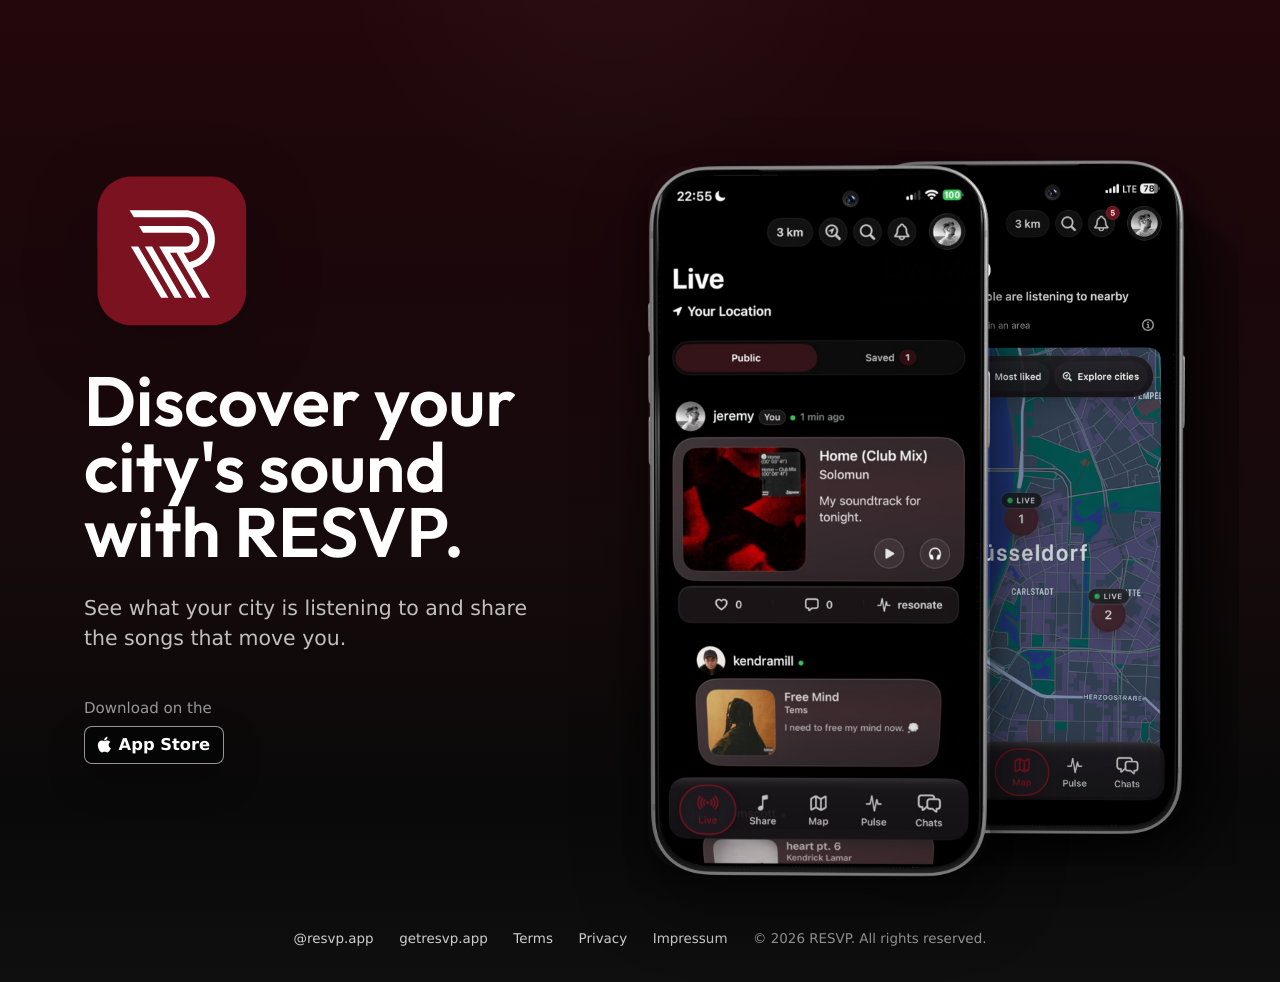
<file: index.html>
<!DOCTYPE html>
<html lang="en">
<head>
  <meta charset="UTF-8">
  <meta name="viewport" content="width=device-width, initial-scale=1.0">
  <meta name="description" content="RESVP is available on iOS. Feel your city's pulse through the music and places around you.">
  <meta name="theme-color" content="#7A1220">
  <title>discover your city's sound.</title>
  <link rel="preconnect" href="https://fonts.googleapis.com">
  <link rel="preconnect" href="https://fonts.gstatic.com" crossorigin>
  <link href="https://fonts.googleapis.com/css2?family=Outfit:wght@600&display=swap" rel="stylesheet">
  <link rel="stylesheet" href="style.css?v=20260918-3">
</head>
<body>
  <main class="page-shell">
    <section class="hero" aria-labelledby="hero-title">
      <div class="hero__content">
        <img class="hero__logo" src="assets/logo.svg" alt="RESVP logo" width="1254" height="1254">
        <h1 id="hero-title">Discover your city's sound with RESVP.</h1>
        <p class="hero__subhead">See what your city is listening to and share the songs that move you.</p>
        <div class="hero__availability">
          <span class="hero__availability-text">Download on the</span>
          <a class="app-store-badge" href="https://apps.apple.com/de/app/resvp-your-citys-sound/id6792691676" aria-label="Download RESVP on the App Store">
            <span class="app-store-badge__mark"></span>
            <span class="app-store-badge__copy">
              <span>App Store</span>
            </span>
          </a>
        </div>
      </div>

      <div class="device-stage" aria-label="RESVP app preview">
        <figure class="iphone iphone--rear iphone--rendered">
          <img class="iphone__render" src="assets/map-phone-3d.png" alt="Map tab preview" width="2309" height="4233">
        </figure>

        <figure class="iphone iphone--front iphone--rendered">
          <img class="iphone__render" src="assets/live-phone-3d.png" alt="Live tab preview" width="2309" height="4233">
        </figure>
      </div>
    </section>
  </main>

  <footer class="site-footer">
    <nav class="footer-links" aria-label="Footer">
      <a href="https://www.instagram.com/resvp.app" aria-label="RESVP on Instagram">@resvp.app</a>
      <a href="https://getresvp.app">getresvp.app</a>
      <a href="/terms/">Terms</a>
      <a href="/privacy/">Privacy</a>
      <a href="/impressum/">Impressum</a>
    </nav>
    <p>&copy; 2026 RESVP. All rights reserved.</p>
  </footer>
</body>
</html>
</file>
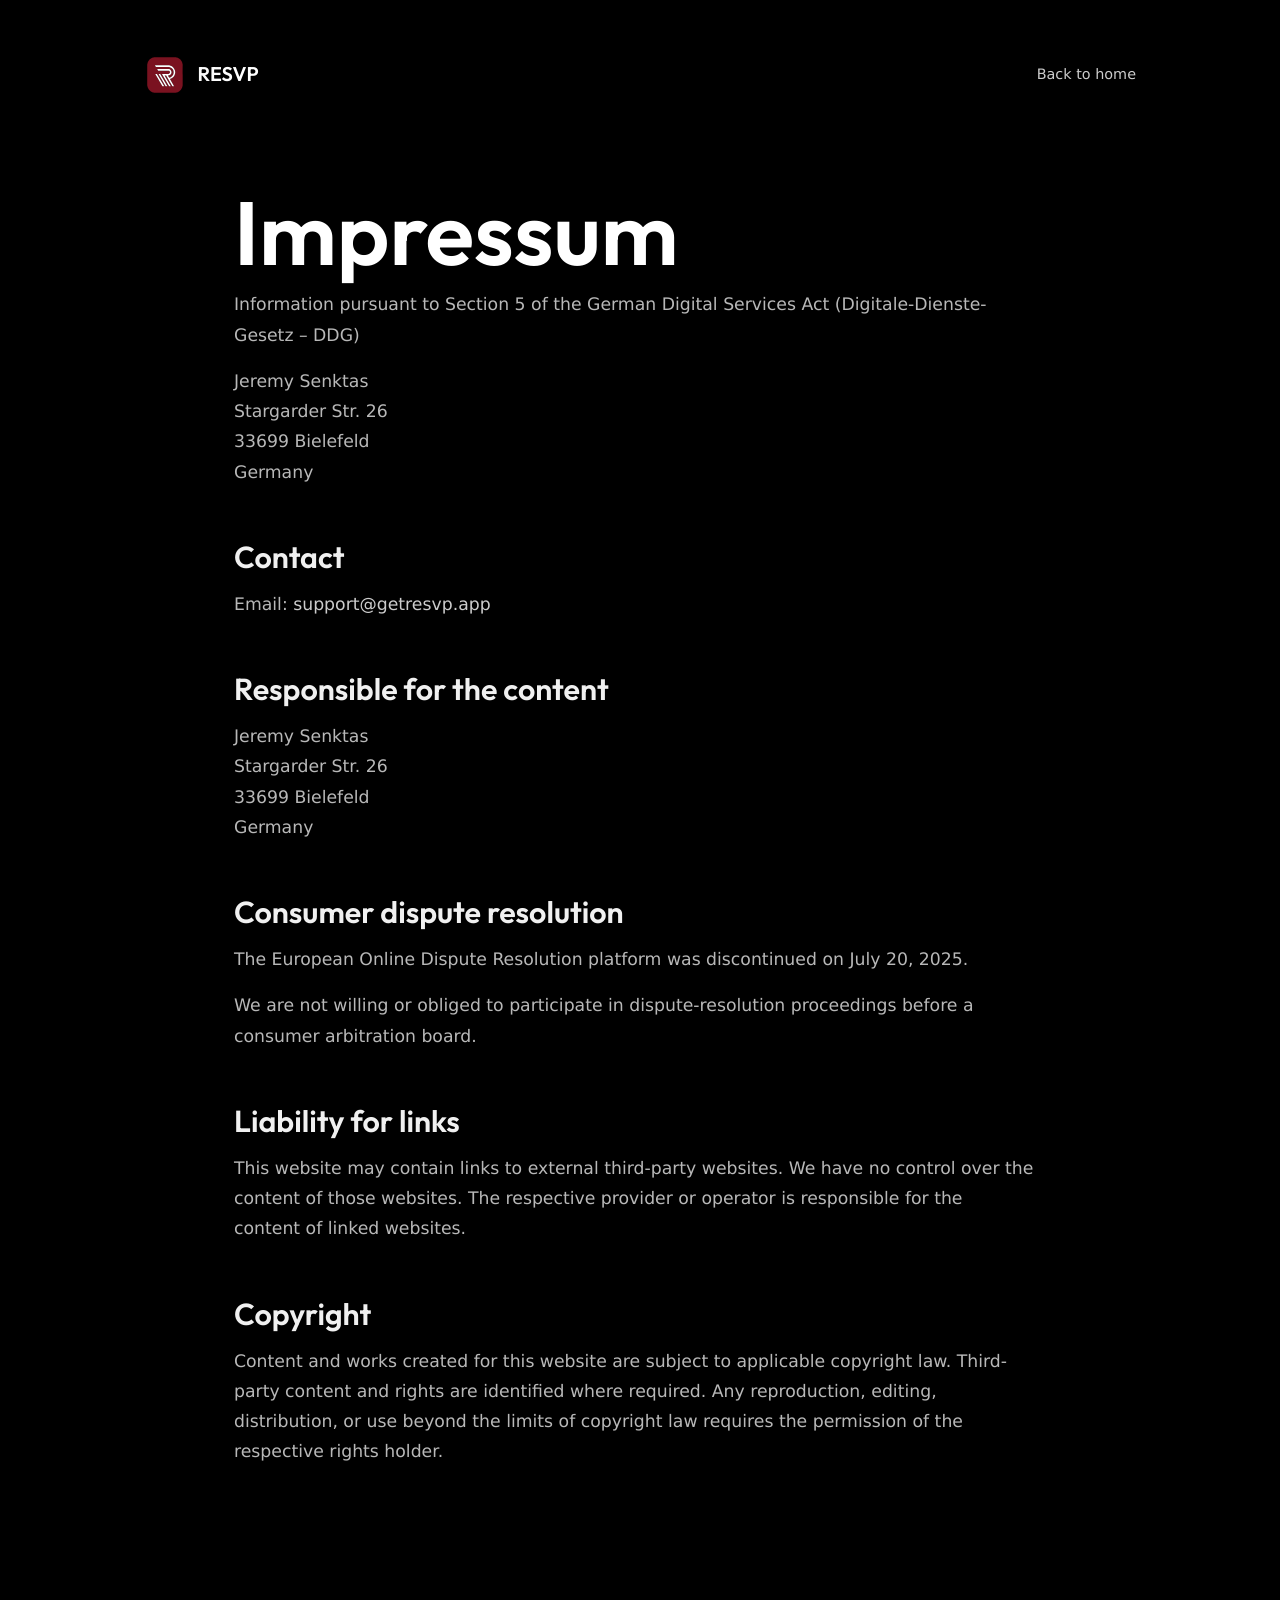
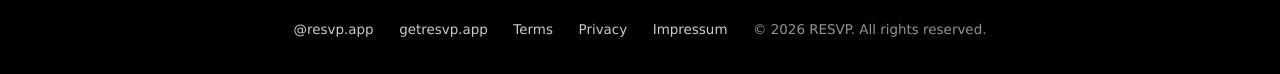
<file: impressum/index.html>
<!DOCTYPE html>
<html lang="en">
<head>
  <meta charset="UTF-8">
  <meta name="viewport" content="width=device-width, initial-scale=1.0">
  <meta name="description" content="Impressum and provider identification for RESVP.">
  <meta name="theme-color" content="#7A1220">
  <meta property="og:title" content="Impressum | RESVP">
  <meta property="og:description" content="Provider identification, contact information, and legal notices for RESVP.">
  <link rel="canonical" href="https://getresvp.app/impressum/">
  <link rel="preconnect" href="https://fonts.googleapis.com">
  <link rel="preconnect" href="https://fonts.gstatic.com" crossorigin>
  <link href="https://fonts.googleapis.com/css2?family=Outfit:wght@600&display=swap" rel="stylesheet">
  <link rel="stylesheet" href="/style.css">
  <title>Impressum | RESVP</title>
</head>
<body class="legal-page">
  <header class="legal-header">
    <div class="legal-header-inner">
      <a class="legal-brand" href="/" aria-label="RESVP home">
        <img class="legal-logo" src="/assets/logo.svg" alt="" width="1254" height="1254">
        <span>RESVP</span>
      </a>
      <a class="legal-back-link" href="/">Back to home</a>
    </div>
  </header>

  <main class="legal-shell">
    <article class="legal-content">
      <h1>Impressum</h1>
<p>Information pursuant to Section 5 of the German Digital Services Act (Digitale-Dienste-Gesetz – DDG)</p>
        <p class="legal-address">Jeremy Senktas<br>Stargarder Str. 26<br>33699 Bielefeld<br>Germany</p>

      <section>
        <h2>Contact</h2>
        <p>Email: <a href="mailto:support@getresvp.app">support@getresvp.app</a></p>
      </section>

      <section>
        <h2>Responsible for the content</h2>
        <p class="legal-address">Jeremy Senktas<br>Stargarder Str. 26<br>33699 Bielefeld<br>Germany</p>
      </section>

      <section>
        <h2>Consumer dispute resolution</h2>
        <p>The European Online Dispute Resolution platform was discontinued on July 20, 2025.</p>
        <p>We are not willing or obliged to participate in dispute-resolution proceedings before a consumer arbitration board.</p>
      </section>

      <section>
        <h2>Liability for links</h2>
        <p>This website may contain links to external third-party websites. We have no control over the content of those websites. The respective provider or operator is responsible for the content of linked websites.</p>
      </section>

      <section>
        <h2>Copyright</h2>
        <p>Content and works created for this website are subject to applicable copyright law. Third-party content and rights are identified where required. Any reproduction, editing, distribution, or use beyond the limits of copyright law requires the permission of the respective rights holder.</p>
      </section>
    </article>
  </main>

  <footer class="site-footer">
    <nav class="footer-links" aria-label="Footer">
      <a href="https://www.instagram.com/resvp.app" aria-label="RESVP on Instagram">@resvp.app</a>
      <a href="https://getresvp.app">getresvp.app</a>
      <a href="/terms/">Terms</a>
      <a href="/privacy/">Privacy</a>
      <a href="/impressum/">Impressum</a>
    </nav>
    <p>&copy; 2026 RESVP. All rights reserved.</p>
  </footer>
</body>
</html>
</file>
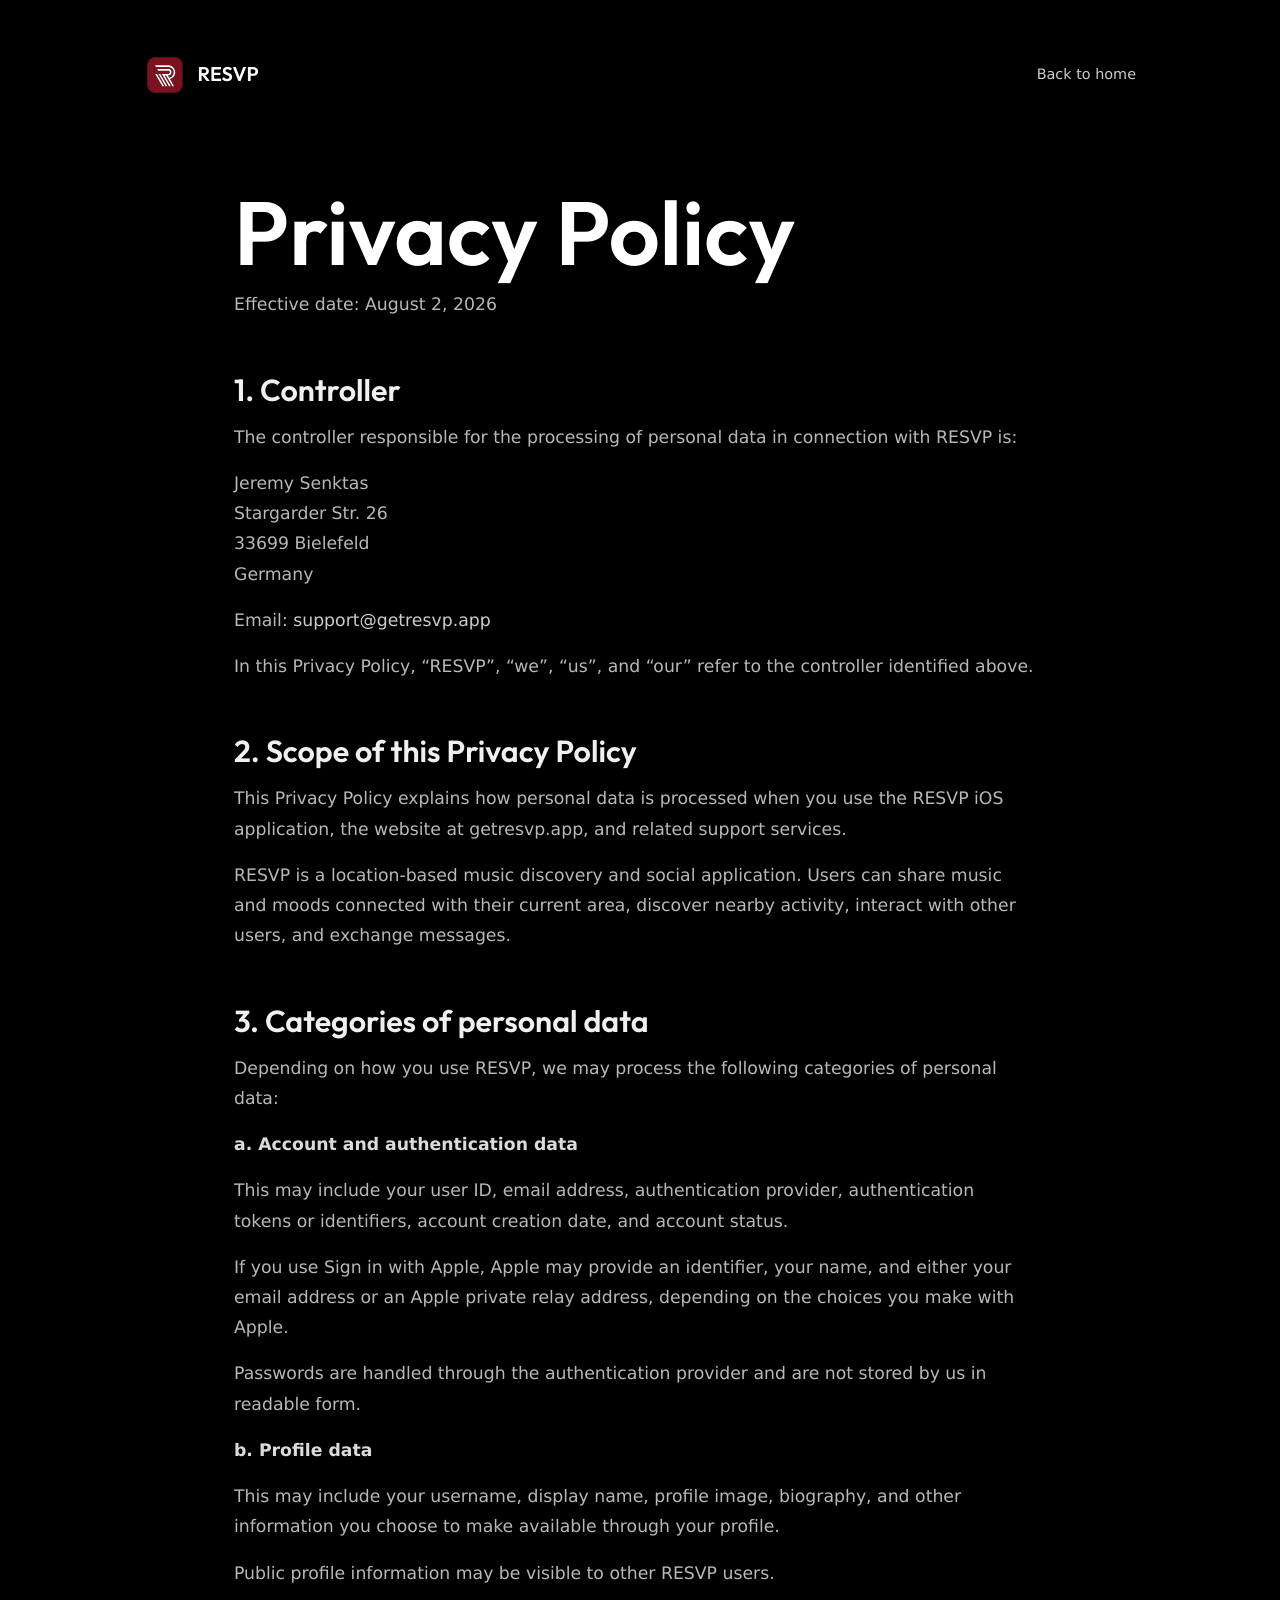
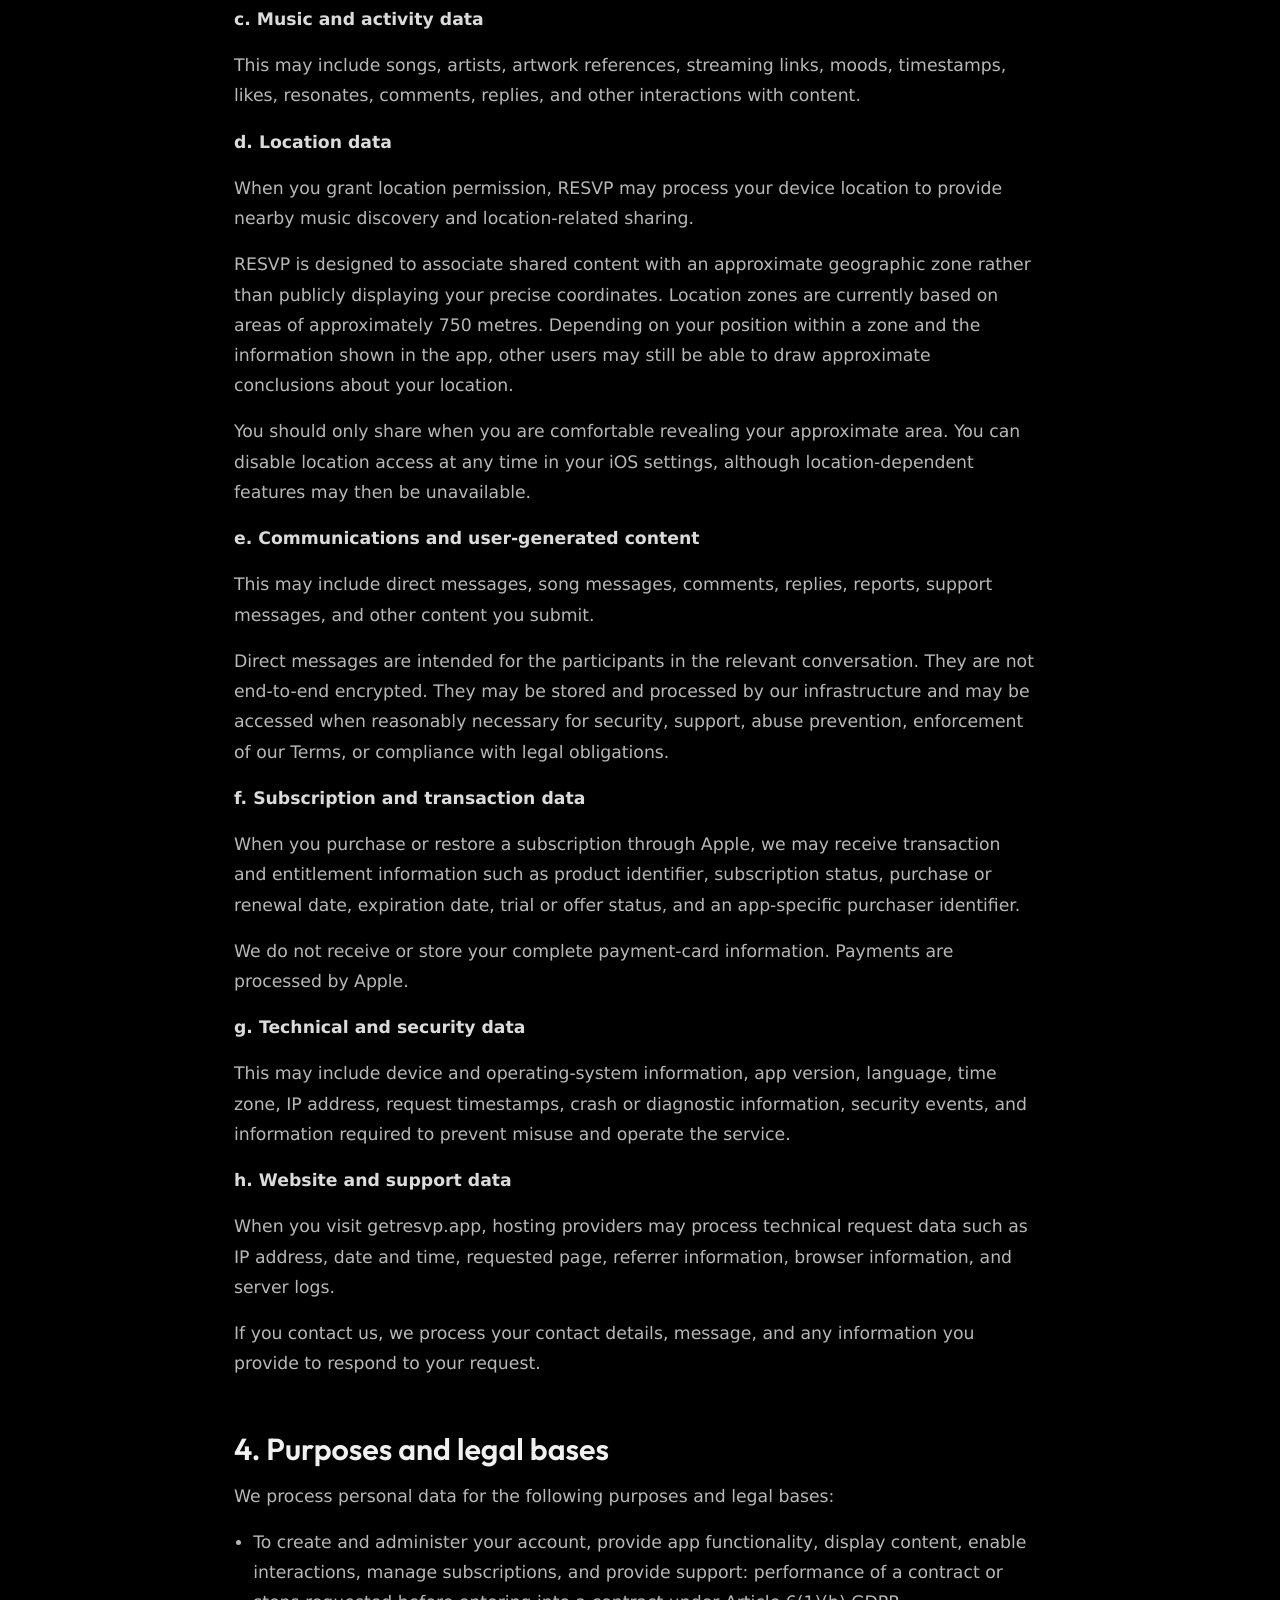
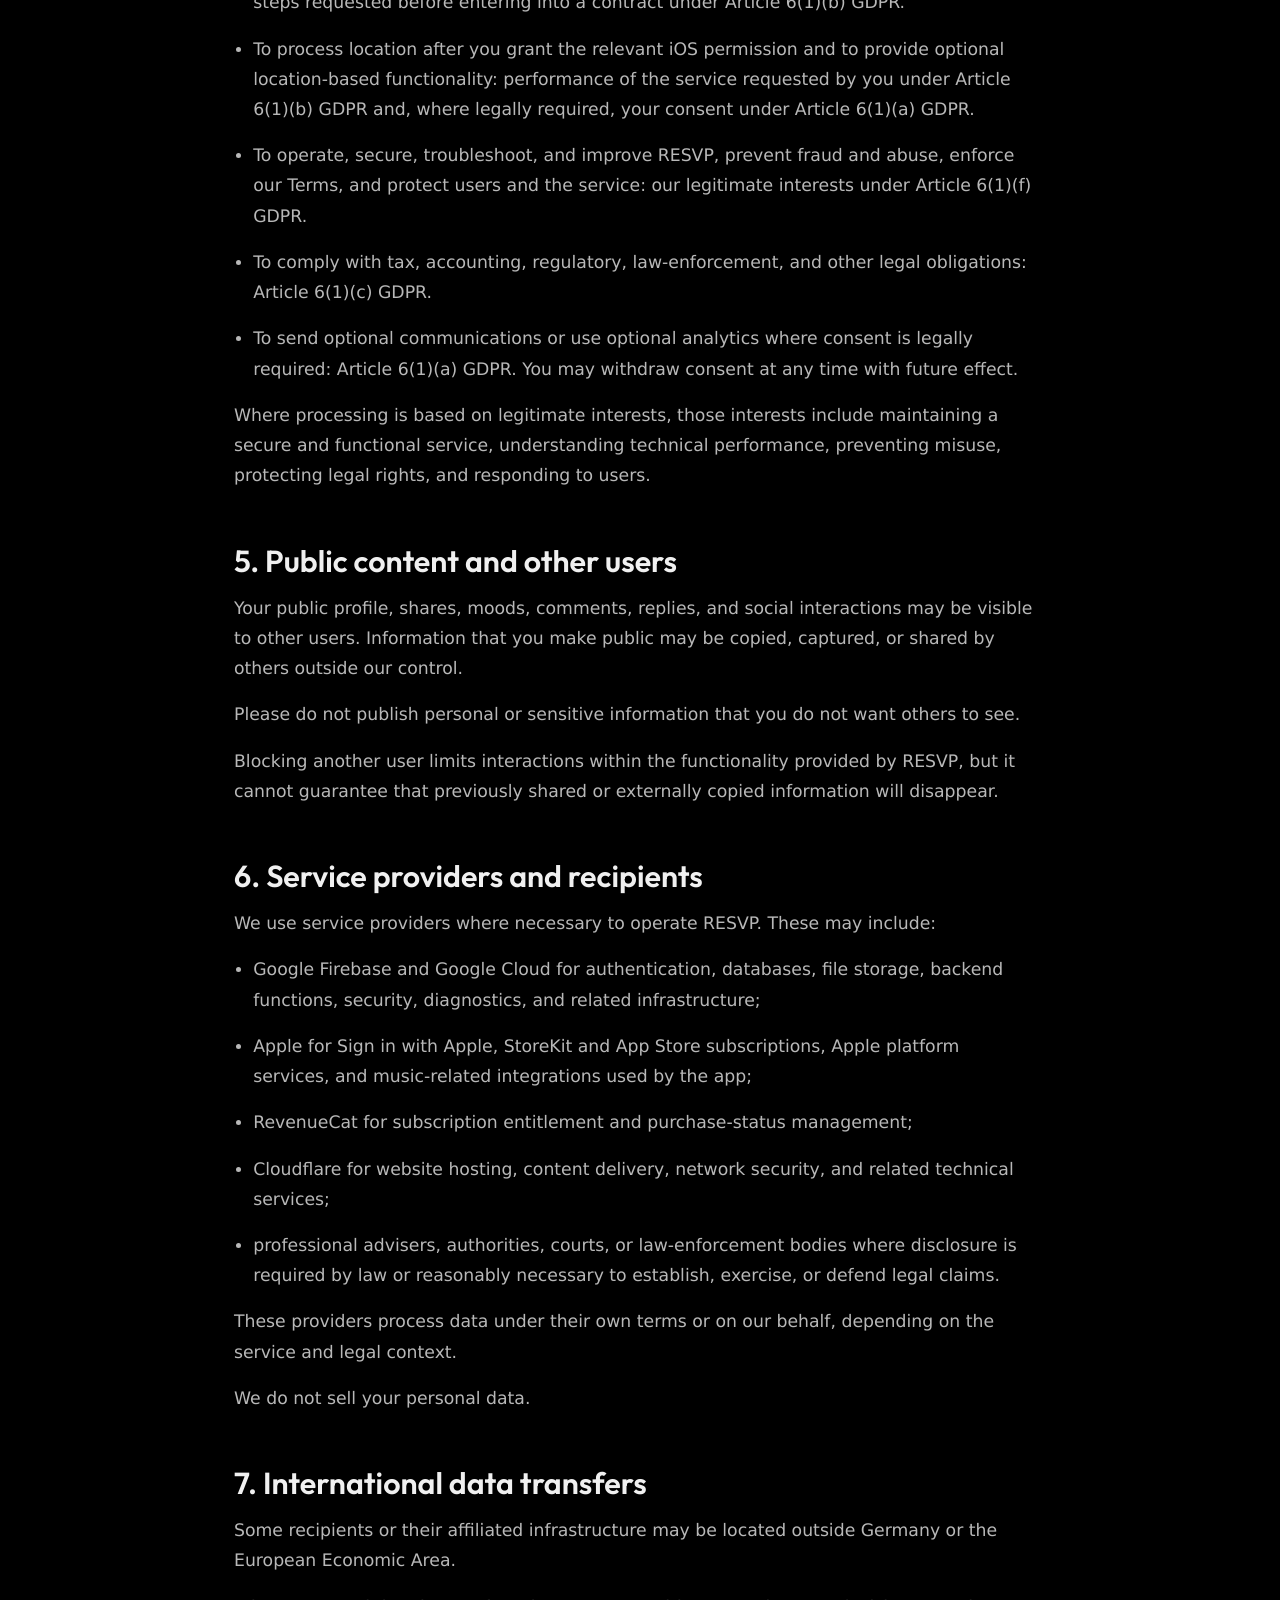
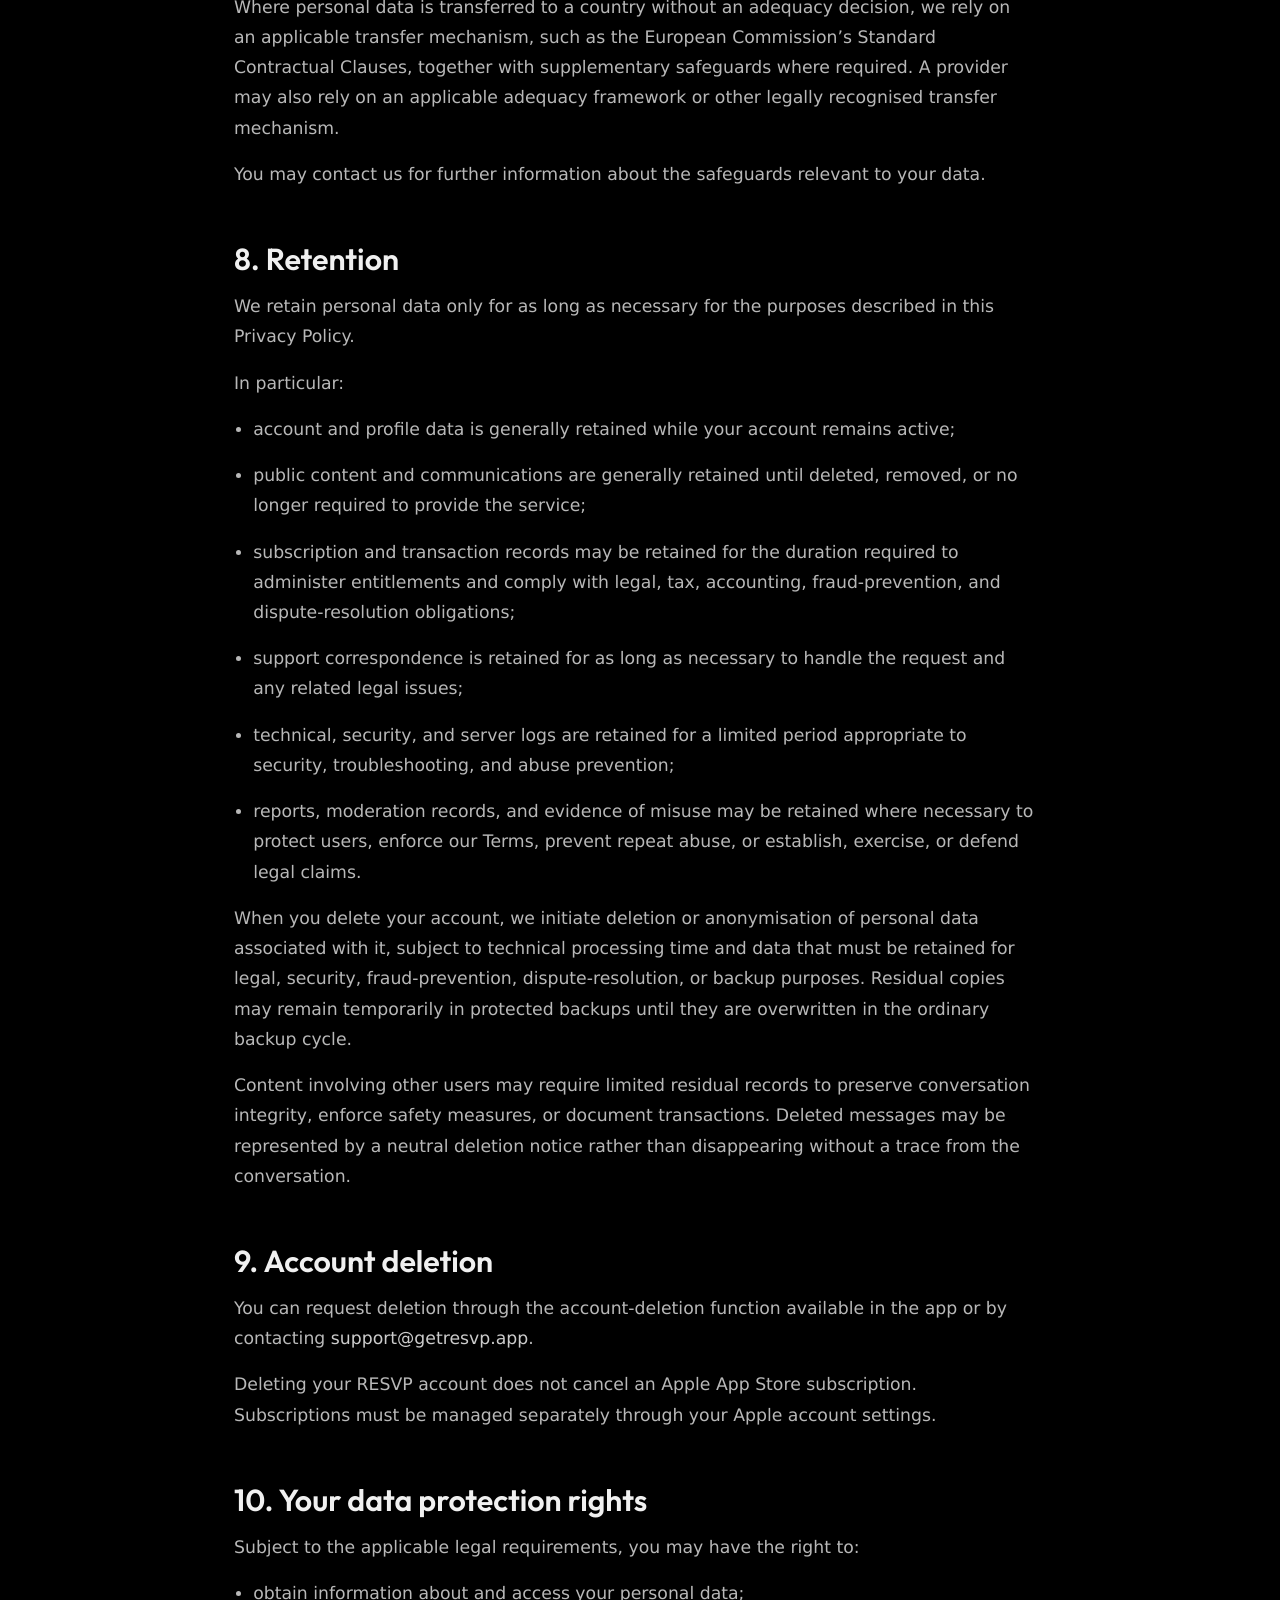
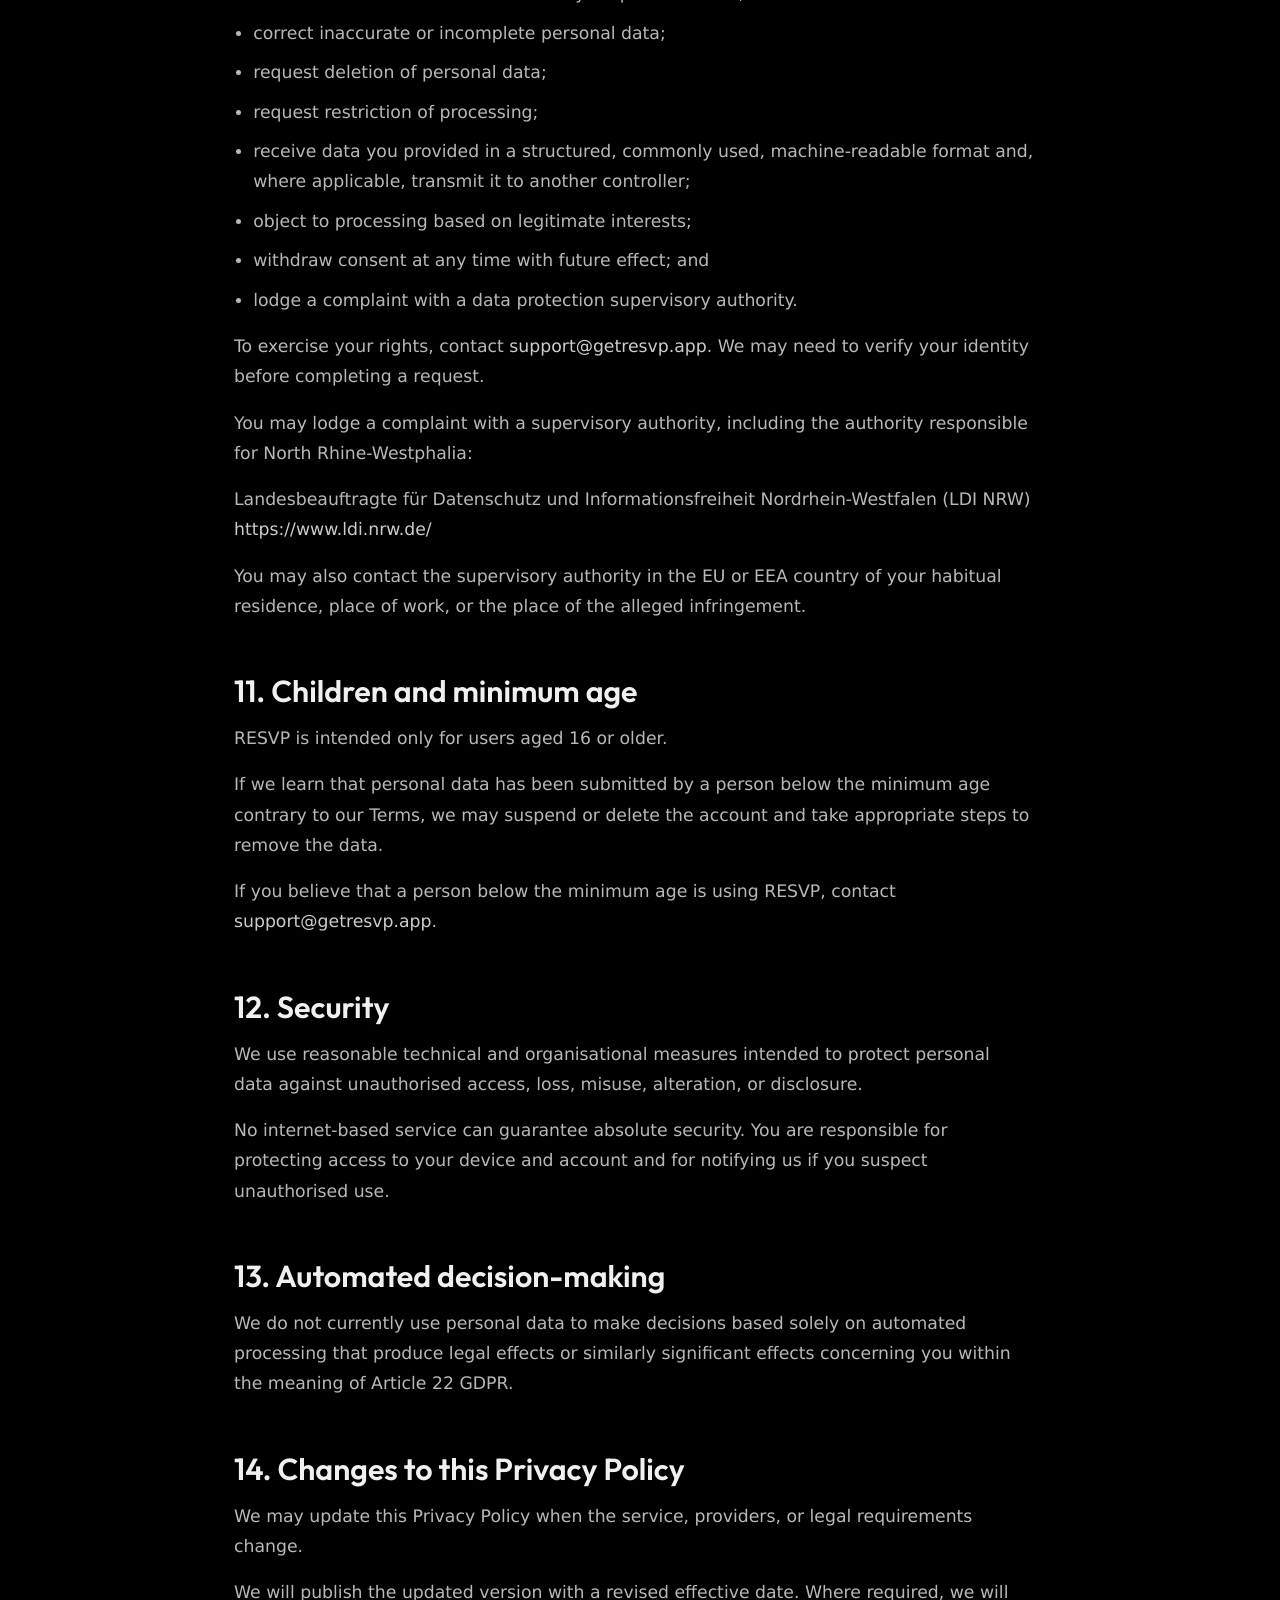
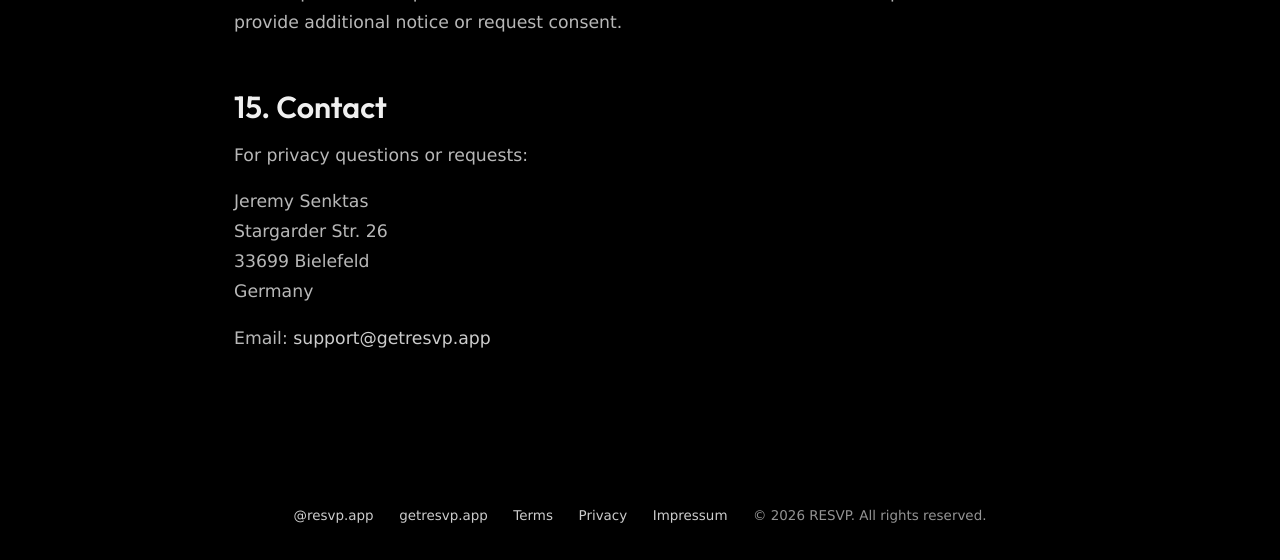
<file: privacy/index.html>
<!DOCTYPE html>
<html lang="en">
<head>
  <meta charset="UTF-8">
  <meta name="viewport" content="width=device-width, initial-scale=1.0">
  <meta name="description" content="Privacy Policy for RESVP, explaining how personal data is processed when using the app, website, and support services.">
  <meta name="theme-color" content="#7A1220">
  <meta property="og:title" content="Privacy Policy | RESVP">
  <meta property="og:description" content="How RESVP processes personal data in connection with the app, website, and support services.">
  <link rel="canonical" href="https://getresvp.app/privacy/">
  <link rel="preconnect" href="https://fonts.googleapis.com">
  <link rel="preconnect" href="https://fonts.gstatic.com" crossorigin>
  <link href="https://fonts.googleapis.com/css2?family=Outfit:wght@600&display=swap" rel="stylesheet">
  <link rel="stylesheet" href="/style.css">
  <title>Privacy Policy | RESVP</title>
</head>
<body class="legal-page">
  <header class="legal-header">
    <div class="legal-header-inner">
      <a class="legal-brand" href="/" aria-label="RESVP home">
        <img class="legal-logo" src="/assets/logo.svg" alt="" width="1254" height="1254">
        <span>RESVP</span>
      </a>
      <a class="legal-back-link" href="/">Back to home</a>
    </div>
  </header>

  <main class="legal-shell">
    <article class="legal-content">
      <h1>Privacy Policy</h1>
      <p class="legal-meta">Effective date: August 2, 2026</p>
<section>
        <h2>1. Controller</h2>
        <p>The controller responsible for the processing of personal data in connection with RESVP is:</p>
        <p class="legal-address">Jeremy Senktas<br>Stargarder Str. 26<br>33699 Bielefeld<br>Germany</p>
        <p>Email: <a href="mailto:support@getresvp.app">support@getresvp.app</a></p>
        <p>In this Privacy Policy, “RESVP”, “we”, “us”, and “our” refer to the controller identified above.</p>
      </section>

      <section>
        <h2>2. Scope of this Privacy Policy</h2>
        <p>This Privacy Policy explains how personal data is processed when you use the RESVP iOS application, the website at getresvp.app, and related support services.</p>
        <p>RESVP is a location-based music discovery and social application. Users can share music and moods connected with their current area, discover nearby activity, interact with other users, and exchange messages.</p>
      </section>

      <section>
        <h2>3. Categories of personal data</h2>
        <p>Depending on how you use RESVP, we may process the following categories of personal data:</p>
        <p><strong>a. Account and authentication data</strong></p>
        <p>This may include your user ID, email address, authentication provider, authentication tokens or identifiers, account creation date, and account status.</p>
        <p>If you use Sign in with Apple, Apple may provide an identifier, your name, and either your email address or an Apple private relay address, depending on the choices you make with Apple.</p>
        <p>Passwords are handled through the authentication provider and are not stored by us in readable form.</p>
        <p><strong>b. Profile data</strong></p>
        <p>This may include your username, display name, profile image, biography, and other information you choose to make available through your profile.</p>
        <p>Public profile information may be visible to other RESVP users.</p>
        <p><strong>c. Music and activity data</strong></p>
        <p>This may include songs, artists, artwork references, streaming links, moods, timestamps, likes, resonates, comments, replies, and other interactions with content.</p>
        <p><strong>d. Location data</strong></p>
        <p>When you grant location permission, RESVP may process your device location to provide nearby music discovery and location-related sharing.</p>
        <p>RESVP is designed to associate shared content with an approximate geographic zone rather than publicly displaying your precise coordinates. Location zones are currently based on areas of approximately 750 metres. Depending on your position within a zone and the information shown in the app, other users may still be able to draw approximate conclusions about your location.</p>
        <p>You should only share when you are comfortable revealing your approximate area. You can disable location access at any time in your iOS settings, although location-dependent features may then be unavailable.</p>
        <p><strong>e. Communications and user-generated content</strong></p>
        <p>This may include direct messages, song messages, comments, replies, reports, support messages, and other content you submit.</p>
        <p>Direct messages are intended for the participants in the relevant conversation. They are not end-to-end encrypted. They may be stored and processed by our infrastructure and may be accessed when reasonably necessary for security, support, abuse prevention, enforcement of our Terms, or compliance with legal obligations.</p>
        <p><strong>f. Subscription and transaction data</strong></p>
        <p>When you purchase or restore a subscription through Apple, we may receive transaction and entitlement information such as product identifier, subscription status, purchase or renewal date, expiration date, trial or offer status, and an app-specific purchaser identifier.</p>
        <p>We do not receive or store your complete payment-card information. Payments are processed by Apple.</p>
        <p><strong>g. Technical and security data</strong></p>
        <p>This may include device and operating-system information, app version, language, time zone, IP address, request timestamps, crash or diagnostic information, security events, and information required to prevent misuse and operate the service.</p>
        <p><strong>h. Website and support data</strong></p>
        <p>When you visit getresvp.app, hosting providers may process technical request data such as IP address, date and time, requested page, referrer information, browser information, and server logs.</p>
        <p>If you contact us, we process your contact details, message, and any information you provide to respond to your request.</p>
      </section>

      <section>
        <h2>4. Purposes and legal bases</h2>
        <p>We process personal data for the following purposes and legal bases:</p>
        <ul>
          <li>To create and administer your account, provide app functionality, display content, enable interactions, manage subscriptions, and provide support: performance of a contract or steps requested before entering into a contract under Article 6(1)(b) GDPR.</li>
        </ul>
        <ul>
          <li>To process location after you grant the relevant iOS permission and to provide optional location-based functionality: performance of the service requested by you under Article 6(1)(b) GDPR and, where legally required, your consent under Article 6(1)(a) GDPR.</li>
        </ul>
        <ul>
          <li>To operate, secure, troubleshoot, and improve RESVP, prevent fraud and abuse, enforce our Terms, and protect users and the service: our legitimate interests under Article 6(1)(f) GDPR.</li>
        </ul>
        <ul>
          <li>To comply with tax, accounting, regulatory, law-enforcement, and other legal obligations: Article 6(1)(c) GDPR.</li>
        </ul>
        <ul>
          <li>To send optional communications or use optional analytics where consent is legally required: Article 6(1)(a) GDPR. You may withdraw consent at any time with future effect.</li>
        </ul>
        <p>Where processing is based on legitimate interests, those interests include maintaining a secure and functional service, understanding technical performance, preventing misuse, protecting legal rights, and responding to users.</p>
      </section>

      <section>
        <h2>5. Public content and other users</h2>
        <p>Your public profile, shares, moods, comments, replies, and social interactions may be visible to other users. Information that you make public may be copied, captured, or shared by others outside our control.</p>
        <p>Please do not publish personal or sensitive information that you do not want others to see.</p>
        <p>Blocking another user limits interactions within the functionality provided by RESVP, but it cannot guarantee that previously shared or externally copied information will disappear.</p>
      </section>

      <section>
        <h2>6. Service providers and recipients</h2>
        <p>We use service providers where necessary to operate RESVP. These may include:</p>
        <ul>
          <li>Google Firebase and Google Cloud for authentication, databases, file storage, backend functions, security, diagnostics, and related infrastructure;</li>
        </ul>
        <ul>
          <li>Apple for Sign in with Apple, StoreKit and App Store subscriptions, Apple platform services, and music-related integrations used by the app;</li>
        </ul>
        <ul>
          <li>RevenueCat for subscription entitlement and purchase-status management;</li>
        </ul>
        <ul>
          <li>Cloudflare for website hosting, content delivery, network security, and related technical services;</li>
        </ul>
        <ul>
          <li>professional advisers, authorities, courts, or law-enforcement bodies where disclosure is required by law or reasonably necessary to establish, exercise, or defend legal claims.</li>
        </ul>
        <p>These providers process data under their own terms or on our behalf, depending on the service and legal context.</p>
        <p>We do not sell your personal data.</p>
      </section>

      <section>
        <h2>7. International data transfers</h2>
        <p>Some recipients or their affiliated infrastructure may be located outside Germany or the European Economic Area.</p>
        <p>Where personal data is transferred to a country without an adequacy decision, we rely on an applicable transfer mechanism, such as the European Commission’s Standard Contractual Clauses, together with supplementary safeguards where required. A provider may also rely on an applicable adequacy framework or other legally recognised transfer mechanism.</p>
        <p>You may contact us for further information about the safeguards relevant to your data.</p>
      </section>

      <section>
        <h2>8. Retention</h2>
        <p>We retain personal data only for as long as necessary for the purposes described in this Privacy Policy.</p>
        <p>In particular:</p>
        <ul>
          <li>account and profile data is generally retained while your account remains active;</li>
        </ul>
        <ul>
          <li>public content and communications are generally retained until deleted, removed, or no longer required to provide the service;</li>
        </ul>
        <ul>
          <li>subscription and transaction records may be retained for the duration required to administer entitlements and comply with legal, tax, accounting, fraud-prevention, and dispute-resolution obligations;</li>
        </ul>
        <ul>
          <li>support correspondence is retained for as long as necessary to handle the request and any related legal issues;</li>
        </ul>
        <ul>
          <li>technical, security, and server logs are retained for a limited period appropriate to security, troubleshooting, and abuse prevention;</li>
        </ul>
        <ul>
          <li>reports, moderation records, and evidence of misuse may be retained where necessary to protect users, enforce our Terms, prevent repeat abuse, or establish, exercise, or defend legal claims.</li>
        </ul>
        <p>When you delete your account, we initiate deletion or anonymisation of personal data associated with it, subject to technical processing time and data that must be retained for legal, security, fraud-prevention, dispute-resolution, or backup purposes. Residual copies may remain temporarily in protected backups until they are overwritten in the ordinary backup cycle.</p>
        <p>Content involving other users may require limited residual records to preserve conversation integrity, enforce safety measures, or document transactions. Deleted messages may be represented by a neutral deletion notice rather than disappearing without a trace from the conversation.</p>
      </section>

      <section>
        <h2>9. Account deletion</h2>
        <p>You can request deletion through the account-deletion function available in the app or by contacting <a href="mailto:support@getresvp.app">support@getresvp.app</a>.</p>
        <p>Deleting your RESVP account does not cancel an Apple App Store subscription. Subscriptions must be managed separately through your Apple account settings.</p>
      </section>

      <section>
        <h2>10. Your data protection rights</h2>
        <p>Subject to the applicable legal requirements, you may have the right to:</p>
        <ul>
          <li>obtain information about and access your personal data;</li>
          <li>correct inaccurate or incomplete personal data;</li>
          <li>request deletion of personal data;</li>
          <li>request restriction of processing;</li>
          <li>receive data you provided in a structured, commonly used, machine-readable format and, where applicable, transmit it to another controller;</li>
          <li>object to processing based on legitimate interests;</li>
          <li>withdraw consent at any time with future effect; and</li>
          <li>lodge a complaint with a data protection supervisory authority.</li>
        </ul>
        <p>To exercise your rights, contact <a href="mailto:support@getresvp.app">support@getresvp.app</a>. We may need to verify your identity before completing a request.</p>
        <p>You may lodge a complaint with a supervisory authority, including the authority responsible for North Rhine-Westphalia:</p>
        <p>Landesbeauftragte für Datenschutz und Informationsfreiheit Nordrhein-Westfalen (LDI NRW) <a href="https://www.ldi.nrw.de/" target="_blank" rel="noopener noreferrer">https://www.ldi.nrw.de/</a></p>
        <p>You may also contact the supervisory authority in the EU or EEA country of your habitual residence, place of work, or the place of the alleged infringement.</p>
      </section>

      <section>
        <h2>11. Children and minimum age</h2>
        <p>RESVP is intended only for users aged 16 or older.</p>
        <p>If we learn that personal data has been submitted by a person below the minimum age contrary to our Terms, we may suspend or delete the account and take appropriate steps to remove the data.</p>
        <p>If you believe that a person below the minimum age is using RESVP, contact <a href="mailto:support@getresvp.app">support@getresvp.app</a>.</p>
      </section>

      <section>
        <h2>12. Security</h2>
        <p>We use reasonable technical and organisational measures intended to protect personal data against unauthorised access, loss, misuse, alteration, or disclosure.</p>
        <p>No internet-based service can guarantee absolute security. You are responsible for protecting access to your device and account and for notifying us if you suspect unauthorised use.</p>
      </section>

      <section>
        <h2>13. Automated decision-making</h2>
        <p>We do not currently use personal data to make decisions based solely on automated processing that produce legal effects or similarly significant effects concerning you within the meaning of Article 22 GDPR.</p>
      </section>

      <section>
        <h2>14. Changes to this Privacy Policy</h2>
        <p>We may update this Privacy Policy when the service, providers, or legal requirements change.</p>
        <p>We will publish the updated version with a revised effective date. Where required, we will provide additional notice or request consent.</p>
      </section>

      <section>
        <h2>15. Contact</h2>
        <p>For privacy questions or requests:</p>
        <p class="legal-address">Jeremy Senktas<br>Stargarder Str. 26<br>33699 Bielefeld<br>Germany</p>
        <p>Email: <a href="mailto:support@getresvp.app">support@getresvp.app</a></p>
      </section>
    </article>
  </main>

  <footer class="site-footer">
    <nav class="footer-links" aria-label="Footer">
      <a href="https://www.instagram.com/resvp.app" aria-label="RESVP on Instagram">@resvp.app</a>
      <a href="https://getresvp.app">getresvp.app</a>
      <a href="/terms/">Terms</a>
      <a href="/privacy/">Privacy</a>
      <a href="/impressum/">Impressum</a>
    </nav>
    <p>&copy; 2026 RESVP. All rights reserved.</p>
  </footer>
</body>
</html>
</file>
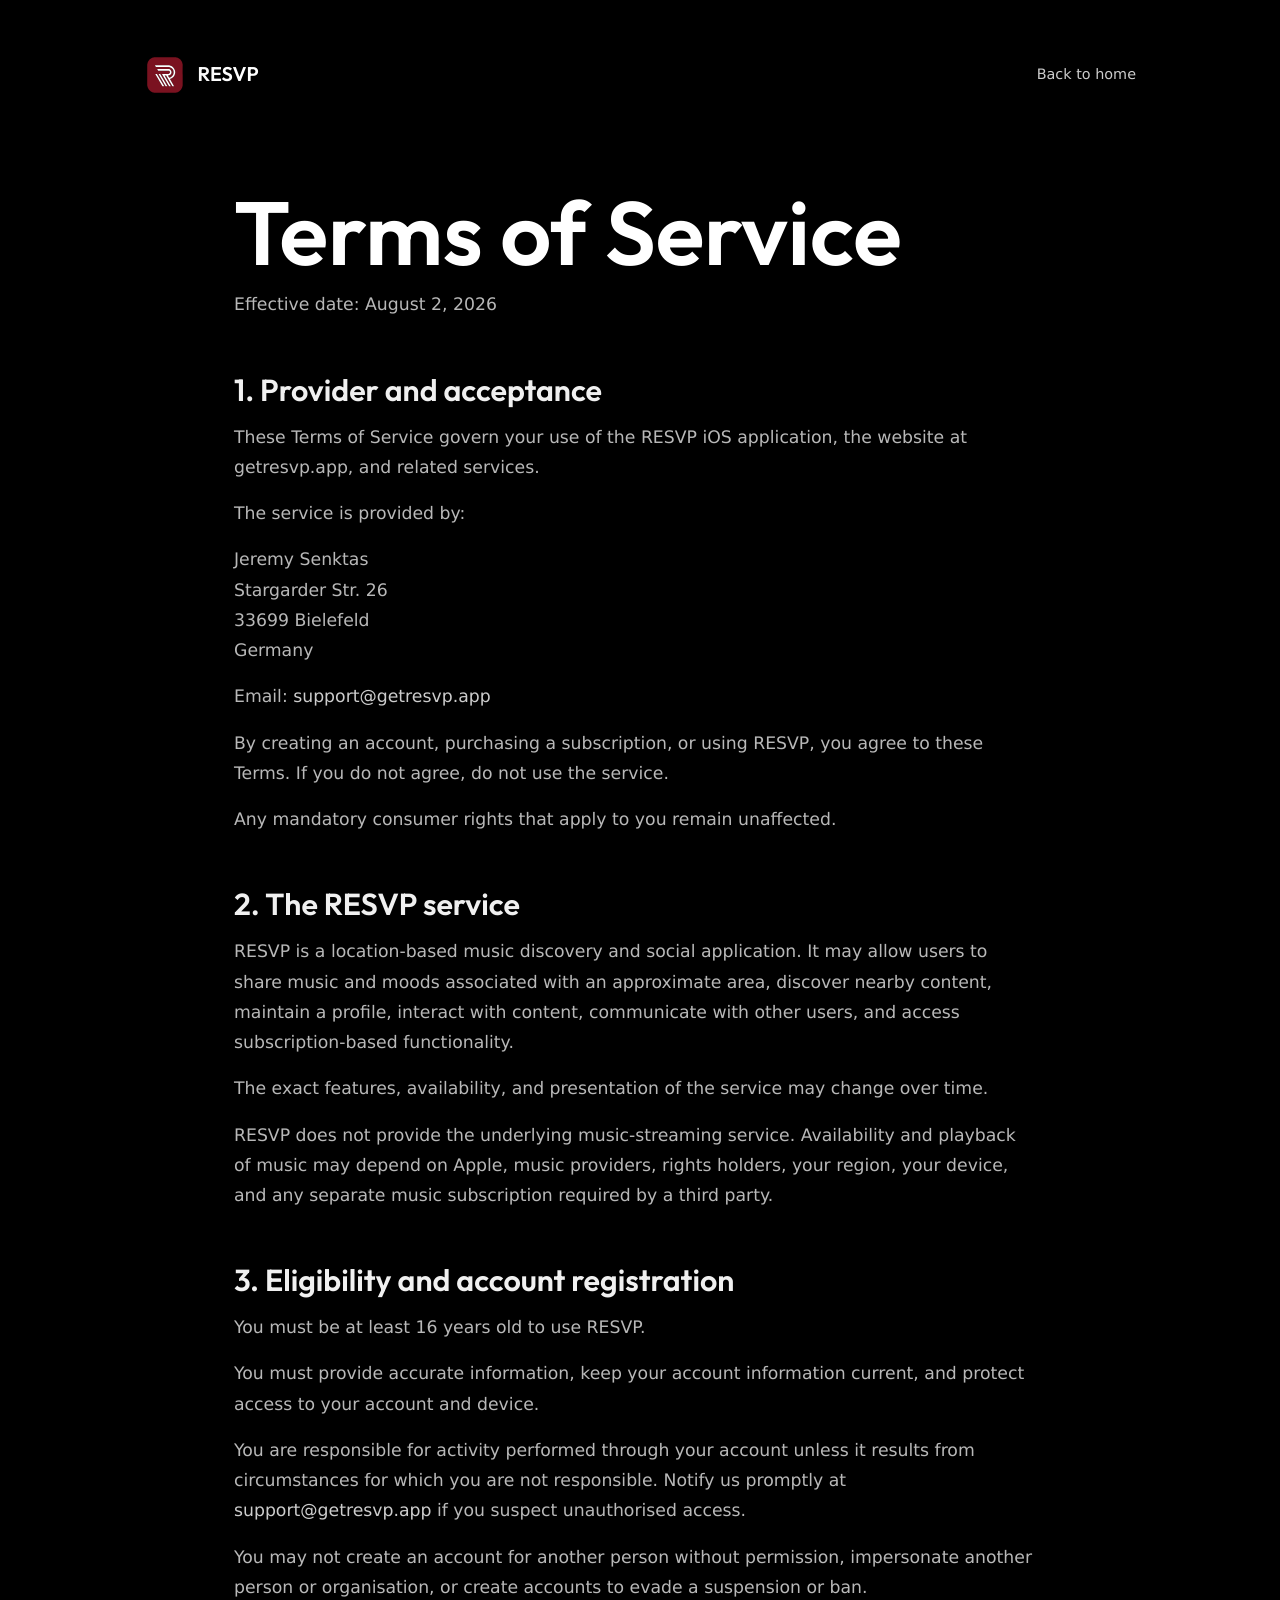
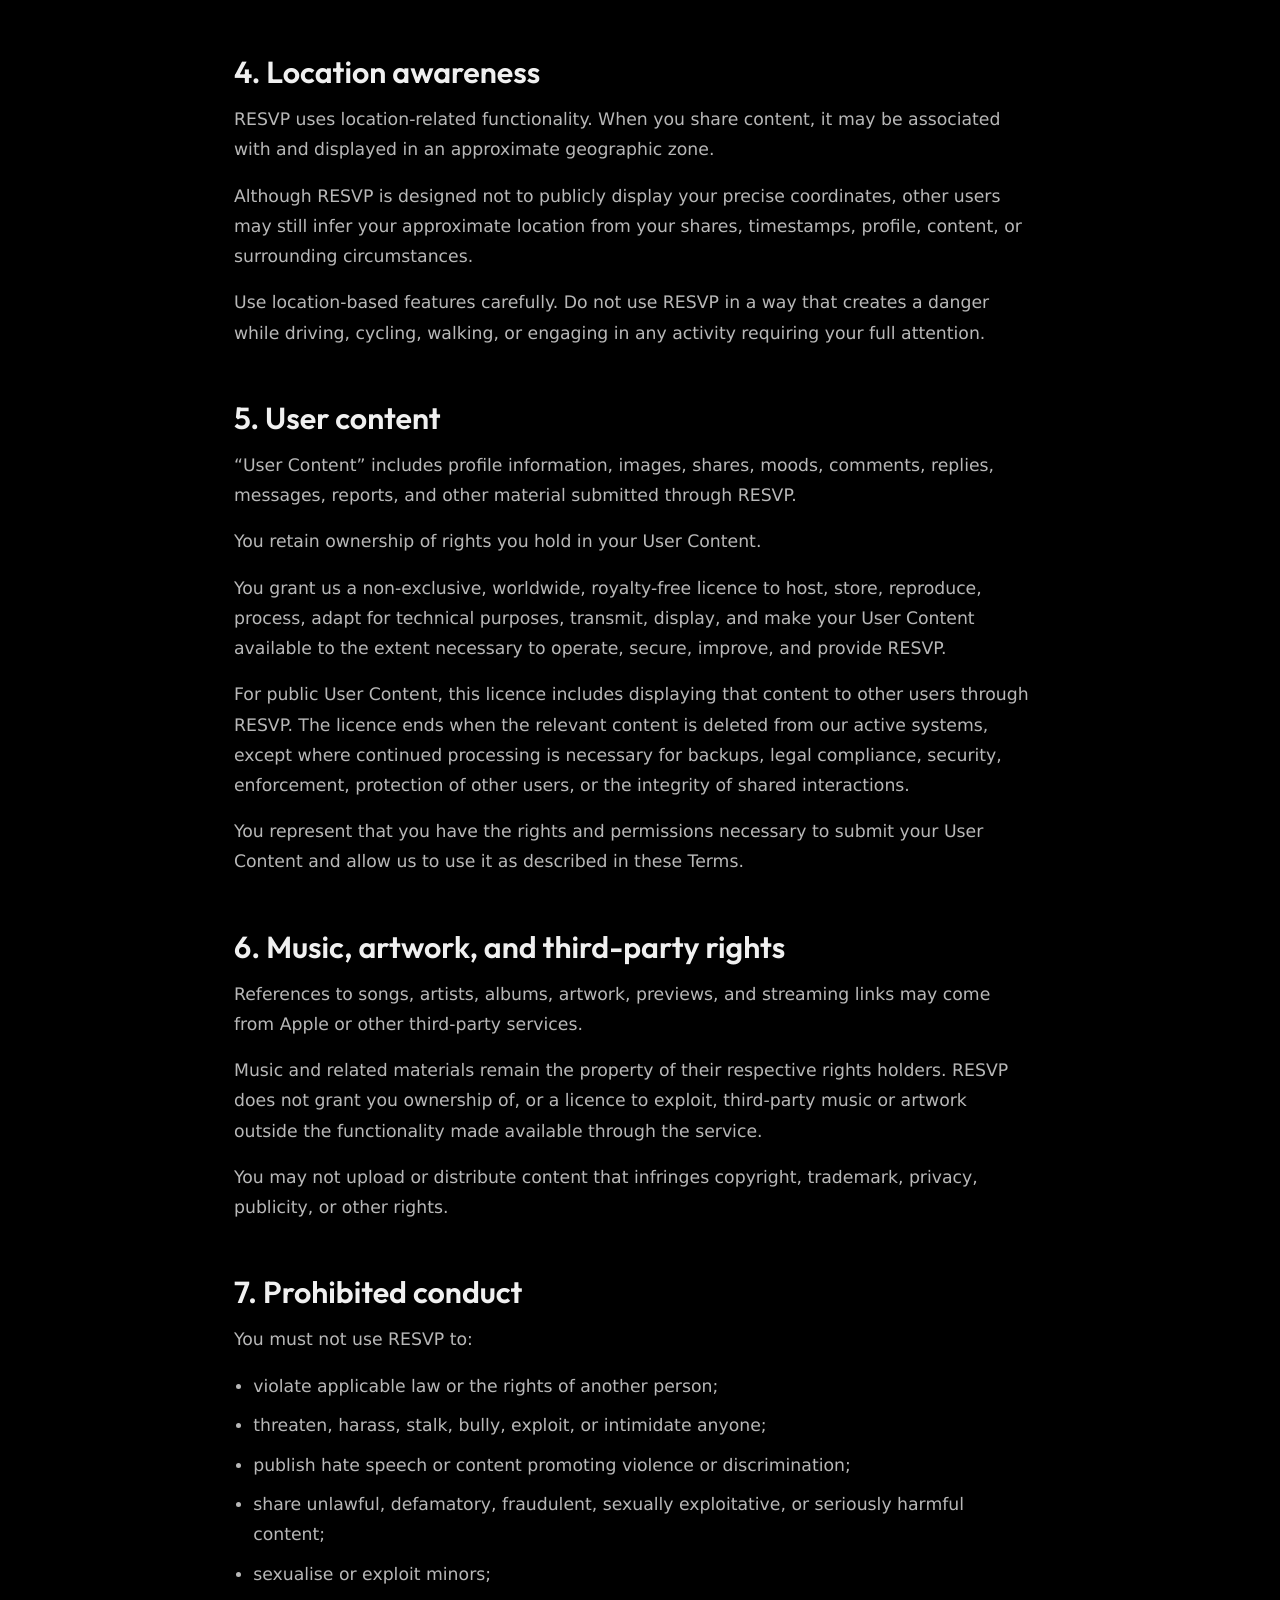
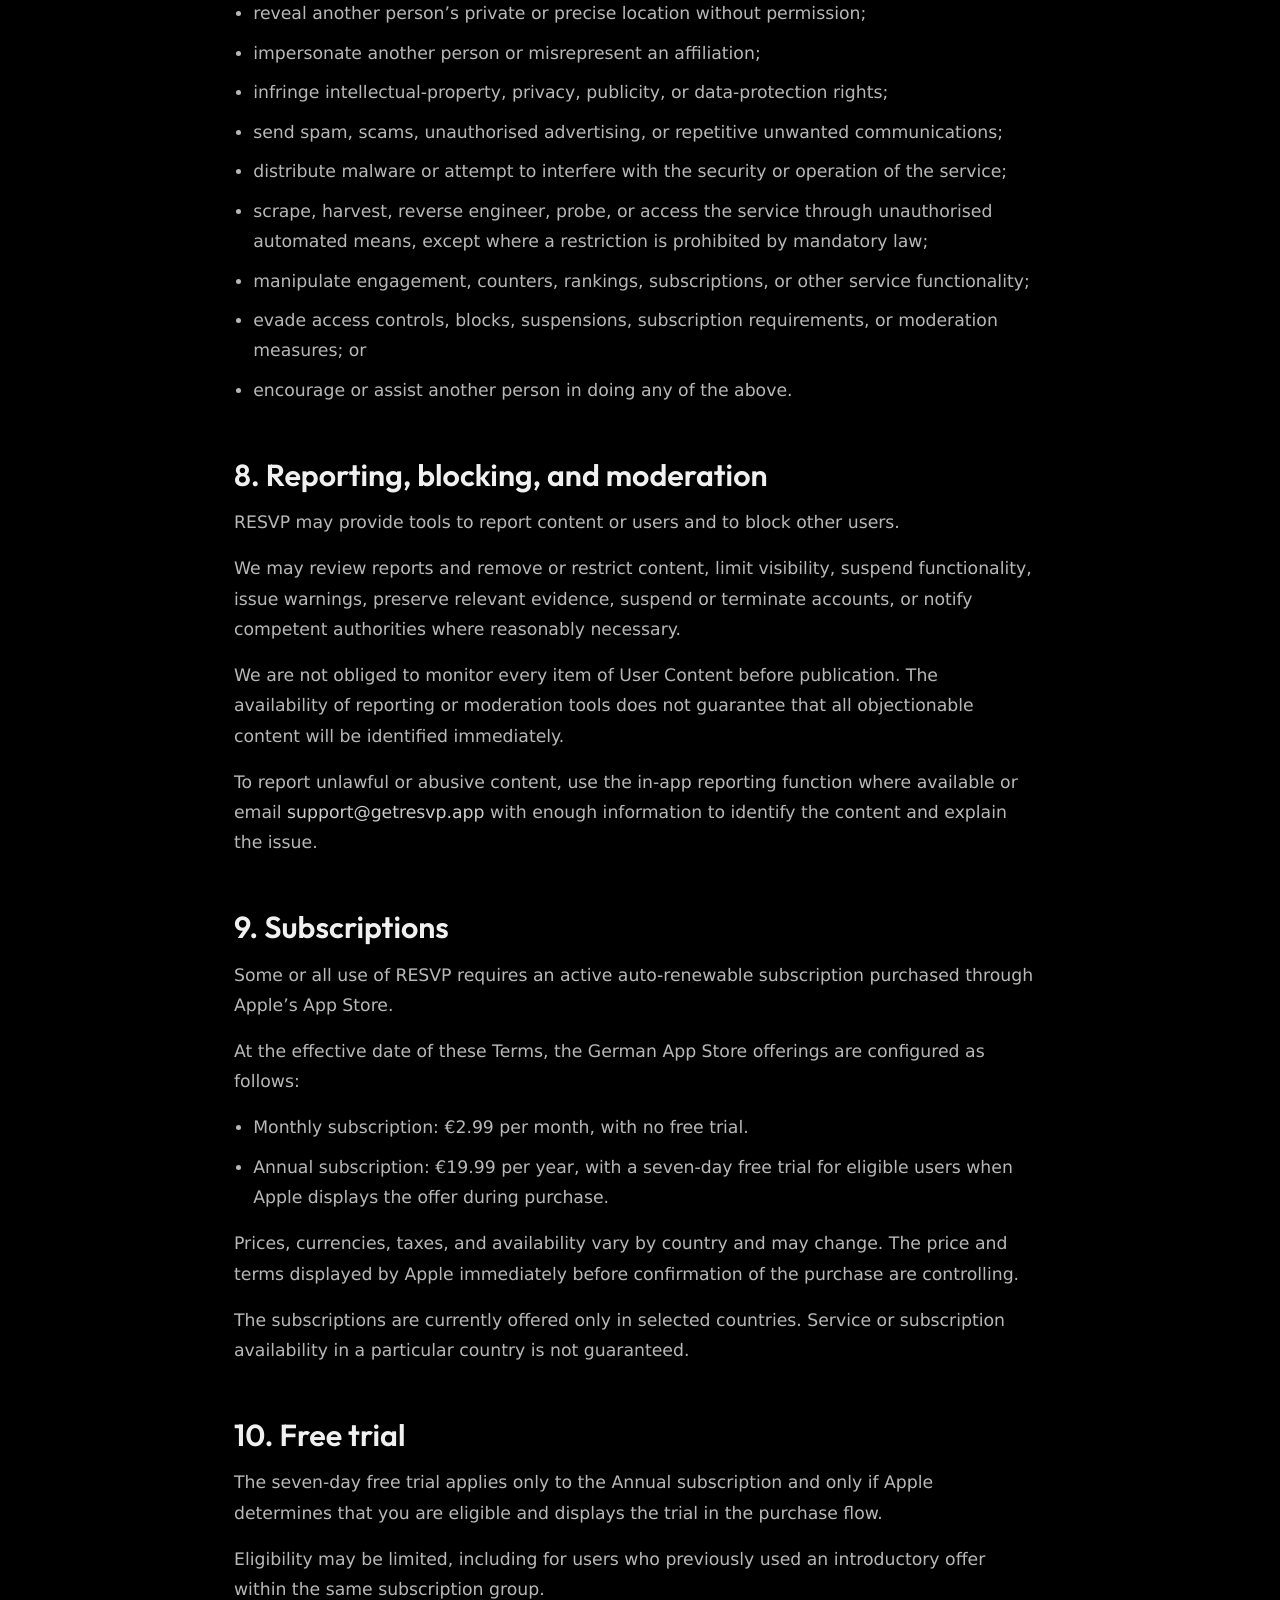
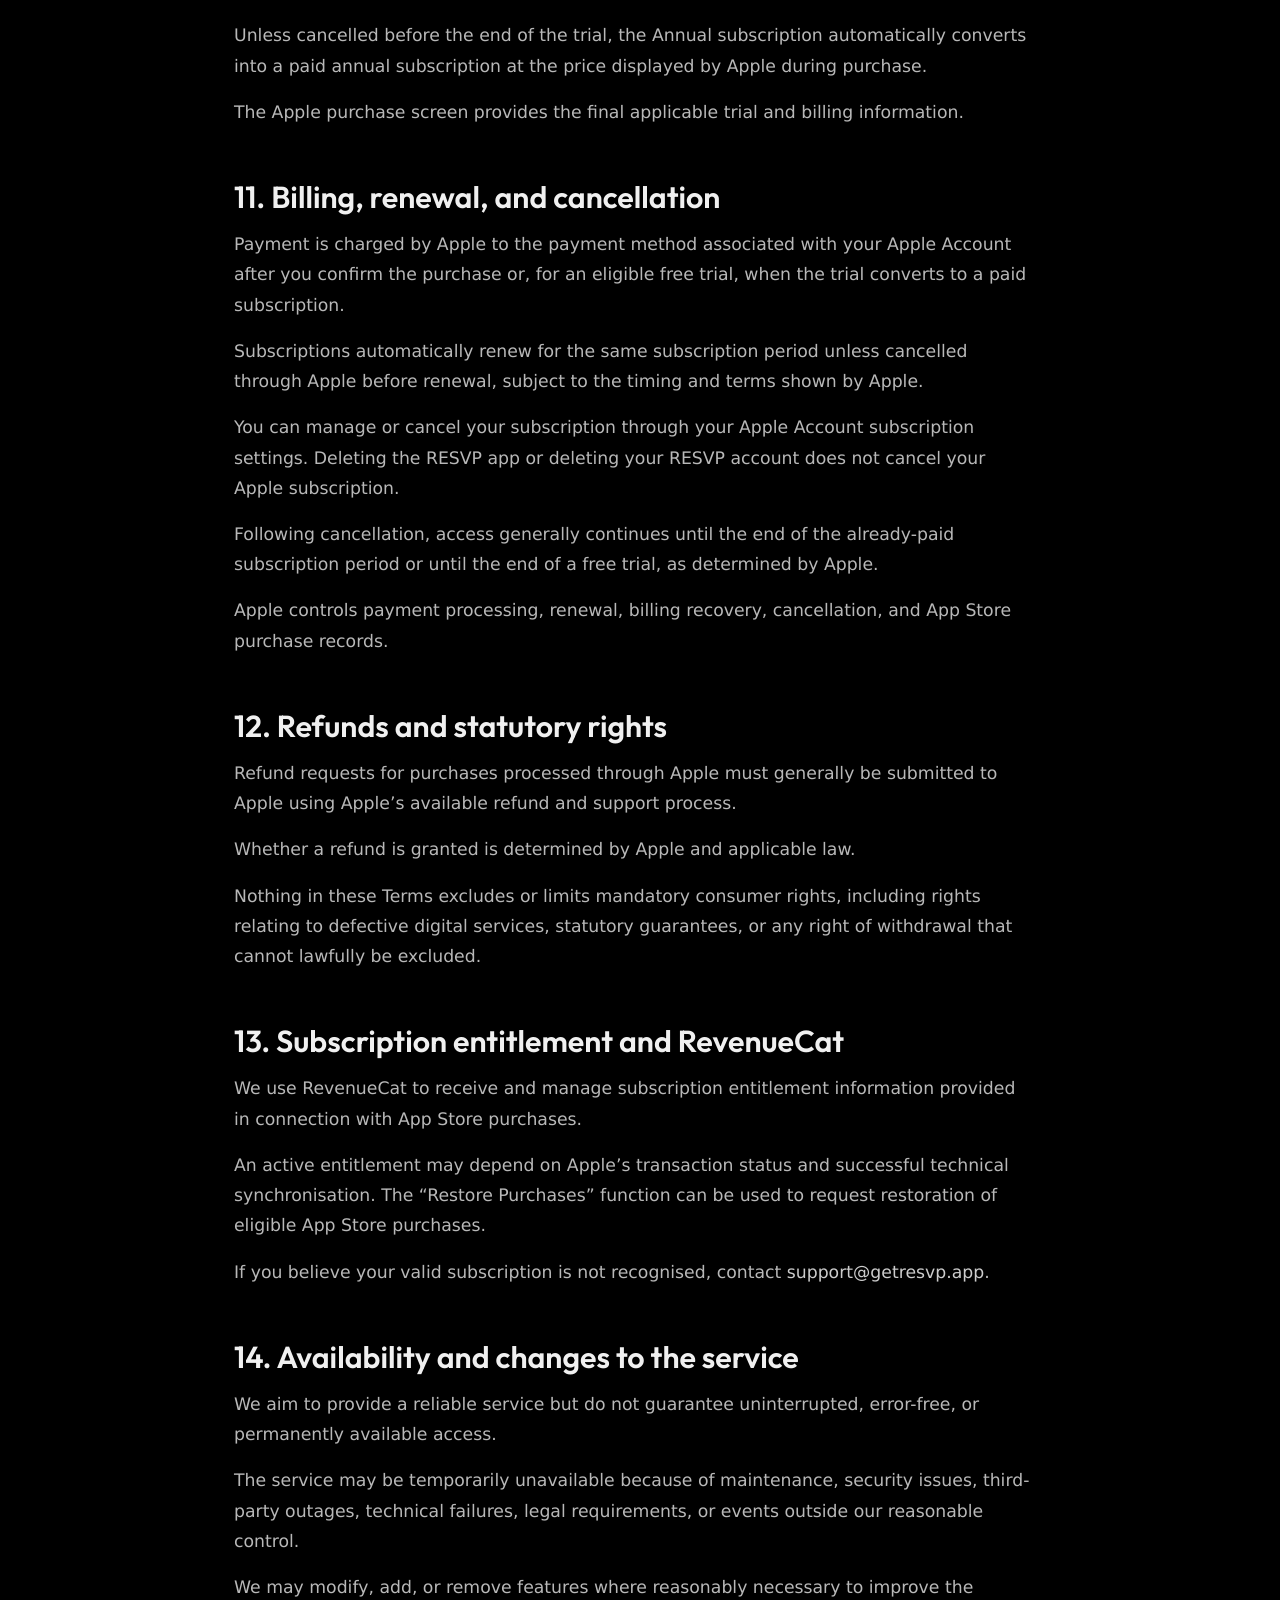
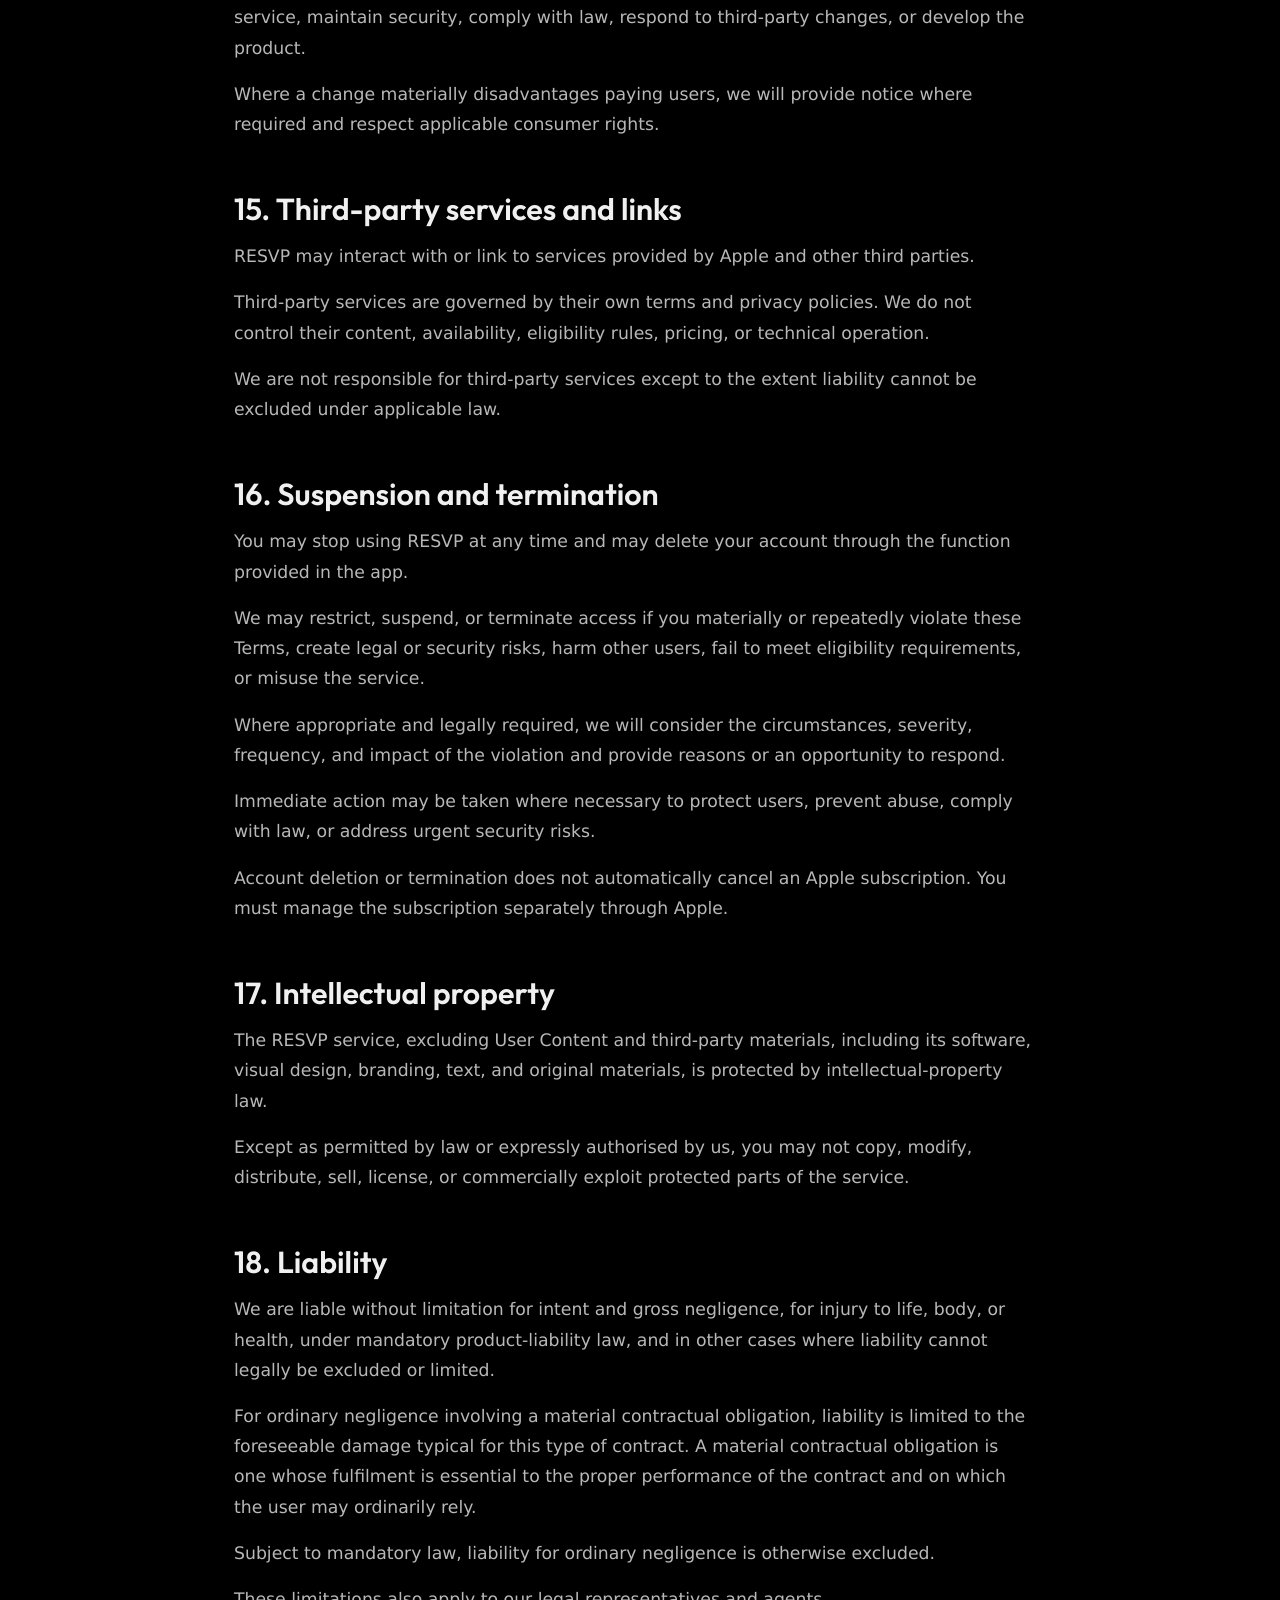
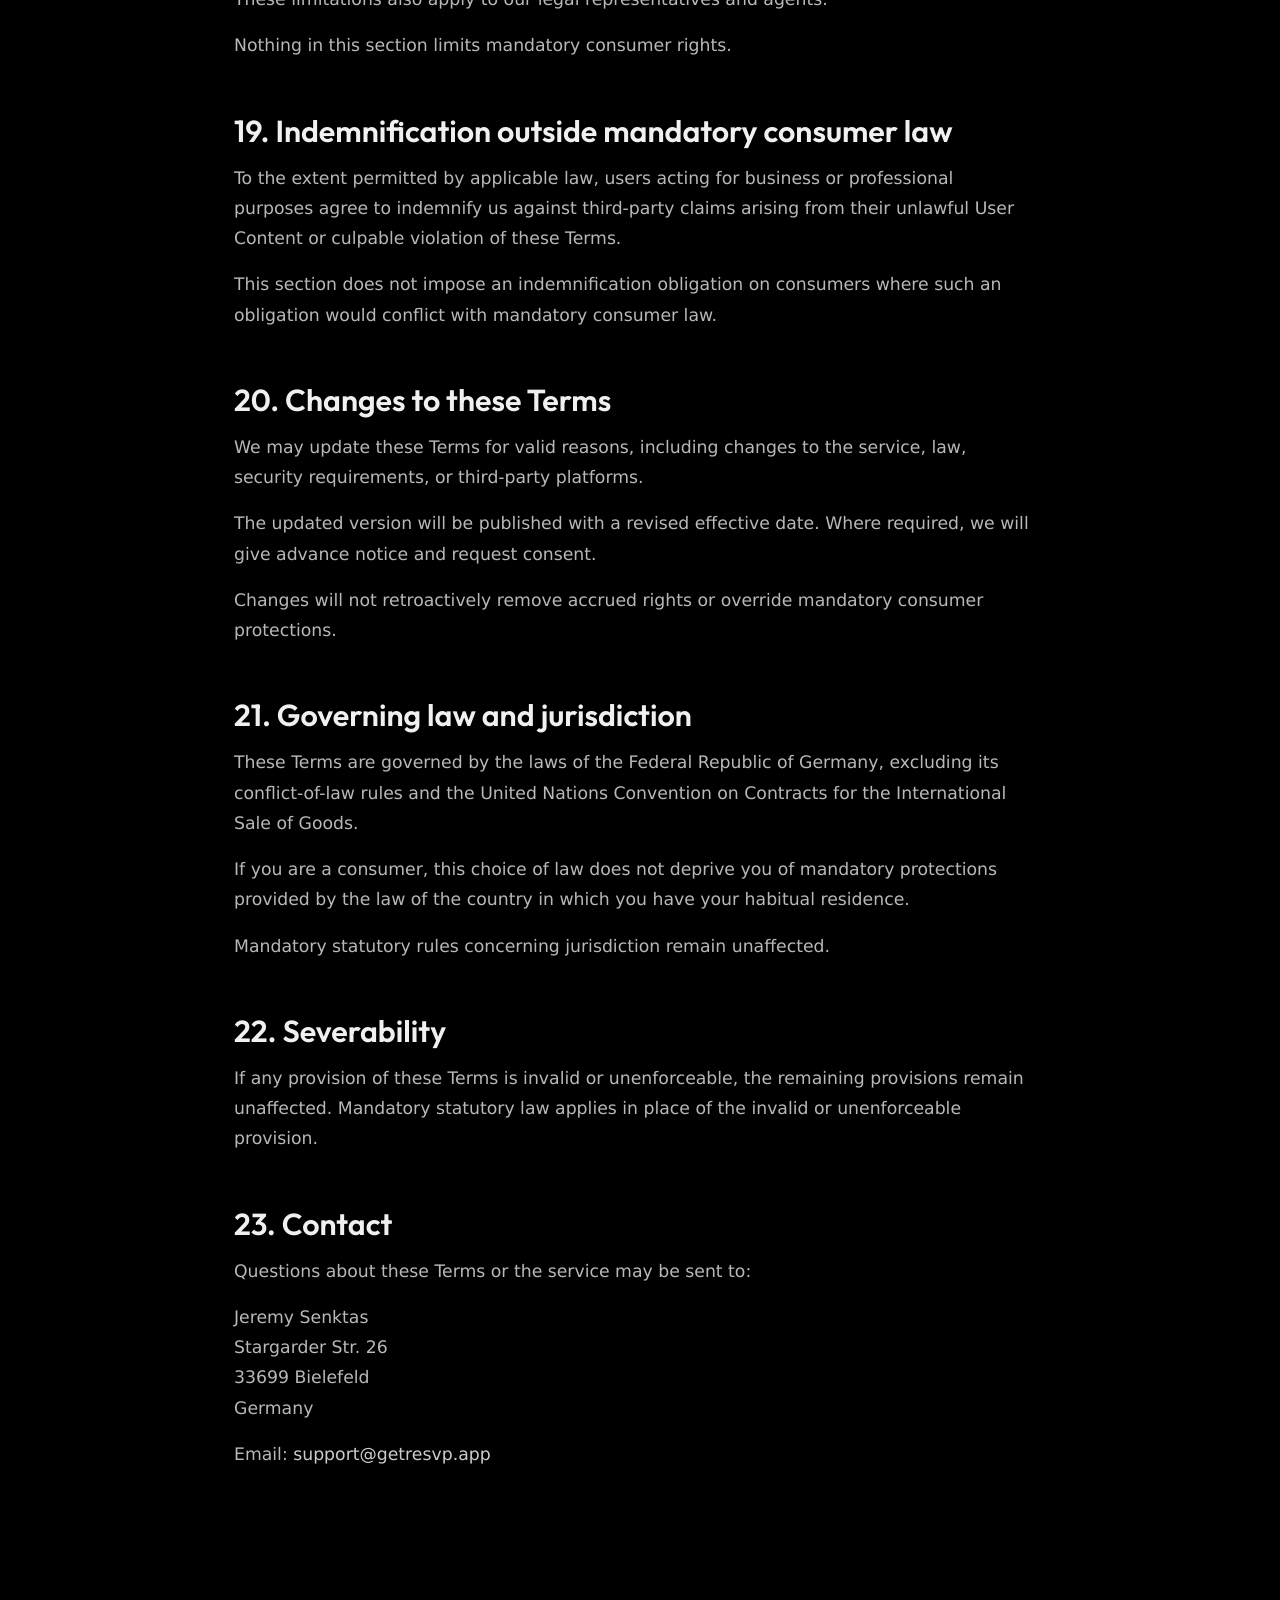
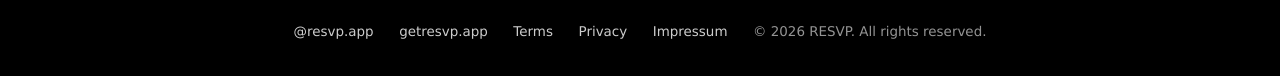
<file: terms/index.html>
<!DOCTYPE html>
<html lang="en">
<head>
  <meta charset="UTF-8">
  <meta name="viewport" content="width=device-width, initial-scale=1.0">
  <meta name="description" content="Terms of Service for RESVP, including account, location, content, subscription, billing, and service rules.">
  <meta name="theme-color" content="#7A1220">
  <meta property="og:title" content="Terms of Service | RESVP">
  <meta property="og:description" content="The terms governing use of the RESVP iOS app, website, and related services.">
  <link rel="canonical" href="https://getresvp.app/terms/">
  <link rel="preconnect" href="https://fonts.googleapis.com">
  <link rel="preconnect" href="https://fonts.gstatic.com" crossorigin>
  <link href="https://fonts.googleapis.com/css2?family=Outfit:wght@600&display=swap" rel="stylesheet">
  <link rel="stylesheet" href="/style.css">
  <title>Terms of Service | RESVP</title>
</head>
<body class="legal-page">
  <header class="legal-header">
    <div class="legal-header-inner">
      <a class="legal-brand" href="/" aria-label="RESVP home">
        <img class="legal-logo" src="/assets/logo.svg" alt="" width="1254" height="1254">
        <span>RESVP</span>
      </a>
      <a class="legal-back-link" href="/">Back to home</a>
    </div>
  </header>

  <main class="legal-shell">
    <article class="legal-content">
      <h1>Terms of Service</h1>
      <p class="legal-meta">Effective date: August 2, 2026</p>
<section>
        <h2>1. Provider and acceptance</h2>
        <p>These Terms of Service govern your use of the RESVP iOS application, the website at getresvp.app, and related services.</p>
        <p>The service is provided by:</p>
        <p class="legal-address">Jeremy Senktas<br>Stargarder Str. 26<br>33699 Bielefeld<br>Germany</p>
        <p>Email: <a href="mailto:support@getresvp.app">support@getresvp.app</a></p>
        <p>By creating an account, purchasing a subscription, or using RESVP, you agree to these Terms. If you do not agree, do not use the service.</p>
        <p>Any mandatory consumer rights that apply to you remain unaffected.</p>
      </section>

      <section>
        <h2>2. The RESVP service</h2>
        <p>RESVP is a location-based music discovery and social application. It may allow users to share music and moods associated with an approximate area, discover nearby content, maintain a profile, interact with content, communicate with other users, and access subscription-based functionality.</p>
        <p>The exact features, availability, and presentation of the service may change over time.</p>
        <p>RESVP does not provide the underlying music-streaming service. Availability and playback of music may depend on Apple, music providers, rights holders, your region, your device, and any separate music subscription required by a third party.</p>
      </section>

      <section>
        <h2>3. Eligibility and account registration</h2>
        <p>You must be at least 16 years old to use RESVP.</p>
        <p>You must provide accurate information, keep your account information current, and protect access to your account and device.</p>
        <p>You are responsible for activity performed through your account unless it results from circumstances for which you are not responsible. Notify us promptly at <a href="mailto:support@getresvp.app">support@getresvp.app</a> if you suspect unauthorised access.</p>
        <p>You may not create an account for another person without permission, impersonate another person or organisation, or create accounts to evade a suspension or ban.</p>
      </section>

      <section>
        <h2>4. Location awareness</h2>
        <p>RESVP uses location-related functionality. When you share content, it may be associated with and displayed in an approximate geographic zone.</p>
        <p>Although RESVP is designed not to publicly display your precise coordinates, other users may still infer your approximate location from your shares, timestamps, profile, content, or surrounding circumstances.</p>
        <p>Use location-based features carefully. Do not use RESVP in a way that creates a danger while driving, cycling, walking, or engaging in any activity requiring your full attention.</p>
      </section>

      <section>
        <h2>5. User content</h2>
        <p>“User Content” includes profile information, images, shares, moods, comments, replies, messages, reports, and other material submitted through RESVP.</p>
        <p>You retain ownership of rights you hold in your User Content.</p>
        <p>You grant us a non-exclusive, worldwide, royalty-free licence to host, store, reproduce, process, adapt for technical purposes, transmit, display, and make your User Content available to the extent necessary to operate, secure, improve, and provide RESVP.</p>
        <p>For public User Content, this licence includes displaying that content to other users through RESVP. The licence ends when the relevant content is deleted from our active systems, except where continued processing is necessary for backups, legal compliance, security, enforcement, protection of other users, or the integrity of shared interactions.</p>
        <p>You represent that you have the rights and permissions necessary to submit your User Content and allow us to use it as described in these Terms.</p>
      </section>

      <section>
        <h2>6. Music, artwork, and third-party rights</h2>
        <p>References to songs, artists, albums, artwork, previews, and streaming links may come from Apple or other third-party services.</p>
        <p>Music and related materials remain the property of their respective rights holders. RESVP does not grant you ownership of, or a licence to exploit, third-party music or artwork outside the functionality made available through the service.</p>
        <p>You may not upload or distribute content that infringes copyright, trademark, privacy, publicity, or other rights.</p>
      </section>

      <section>
        <h2>7. Prohibited conduct</h2>
        <p>You must not use RESVP to:</p>
        <ul>
          <li>violate applicable law or the rights of another person;</li>
          <li>threaten, harass, stalk, bully, exploit, or intimidate anyone;</li>
          <li>publish hate speech or content promoting violence or discrimination;</li>
          <li>share unlawful, defamatory, fraudulent, sexually exploitative, or seriously harmful content;</li>
          <li>sexualise or exploit minors;</li>
          <li>reveal another person’s private or precise location without permission;</li>
          <li>impersonate another person or misrepresent an affiliation;</li>
          <li>infringe intellectual-property, privacy, publicity, or data-protection rights;</li>
          <li>send spam, scams, unauthorised advertising, or repetitive unwanted communications;</li>
          <li>distribute malware or attempt to interfere with the security or operation of the service;</li>
          <li>scrape, harvest, reverse engineer, probe, or access the service through unauthorised automated means, except where a restriction is prohibited by mandatory law;</li>
          <li>manipulate engagement, counters, rankings, subscriptions, or other service functionality;</li>
          <li>evade access controls, blocks, suspensions, subscription requirements, or moderation measures; or</li>
          <li>encourage or assist another person in doing any of the above.</li>
        </ul>
      </section>

      <section>
        <h2>8. Reporting, blocking, and moderation</h2>
        <p>RESVP may provide tools to report content or users and to block other users.</p>
        <p>We may review reports and remove or restrict content, limit visibility, suspend functionality, issue warnings, preserve relevant evidence, suspend or terminate accounts, or notify competent authorities where reasonably necessary.</p>
        <p>We are not obliged to monitor every item of User Content before publication. The availability of reporting or moderation tools does not guarantee that all objectionable content will be identified immediately.</p>
        <p>To report unlawful or abusive content, use the in-app reporting function where available or email <a href="mailto:support@getresvp.app">support@getresvp.app</a> with enough information to identify the content and explain the issue.</p>
      </section>

      <section>
        <h2>9. Subscriptions</h2>
        <p>Some or all use of RESVP requires an active auto-renewable subscription purchased through Apple’s App Store.</p>
        <p>At the effective date of these Terms, the German App Store offerings are configured as follows:</p>
        <ul>
          <li>Monthly subscription: €2.99 per month, with no free trial.</li>
          <li>Annual subscription: €19.99 per year, with a seven-day free trial for eligible users when Apple displays the offer during purchase.</li>
        </ul>
        <p>Prices, currencies, taxes, and availability vary by country and may change. The price and terms displayed by Apple immediately before confirmation of the purchase are controlling.</p>
        <p>The subscriptions are currently offered only in selected countries. Service or subscription availability in a particular country is not guaranteed.</p>
      </section>

      <section>
        <h2>10. Free trial</h2>
        <p>The seven-day free trial applies only to the Annual subscription and only if Apple determines that you are eligible and displays the trial in the purchase flow.</p>
        <p>Eligibility may be limited, including for users who previously used an introductory offer within the same subscription group.</p>
        <p>Unless cancelled before the end of the trial, the Annual subscription automatically converts into a paid annual subscription at the price displayed by Apple during purchase.</p>
        <p>The Apple purchase screen provides the final applicable trial and billing information.</p>
      </section>

      <section>
        <h2>11. Billing, renewal, and cancellation</h2>
        <p>Payment is charged by Apple to the payment method associated with your Apple Account after you confirm the purchase or, for an eligible free trial, when the trial converts to a paid subscription.</p>
        <p>Subscriptions automatically renew for the same subscription period unless cancelled through Apple before renewal, subject to the timing and terms shown by Apple.</p>
        <p>You can manage or cancel your subscription through your Apple Account subscription settings. Deleting the RESVP app or deleting your RESVP account does not cancel your Apple subscription.</p>
        <p>Following cancellation, access generally continues until the end of the already-paid subscription period or until the end of a free trial, as determined by Apple.</p>
        <p>Apple controls payment processing, renewal, billing recovery, cancellation, and App Store purchase records.</p>
      </section>

      <section>
        <h2>12. Refunds and statutory rights</h2>
        <p>Refund requests for purchases processed through Apple must generally be submitted to Apple using Apple’s available refund and support process.</p>
        <p>Whether a refund is granted is determined by Apple and applicable law.</p>
        <p>Nothing in these Terms excludes or limits mandatory consumer rights, including rights relating to defective digital services, statutory guarantees, or any right of withdrawal that cannot lawfully be excluded.</p>
      </section>

      <section>
        <h2>13. Subscription entitlement and RevenueCat</h2>
        <p>We use RevenueCat to receive and manage subscription entitlement information provided in connection with App Store purchases.</p>
        <p>An active entitlement may depend on Apple’s transaction status and successful technical synchronisation. The “Restore Purchases” function can be used to request restoration of eligible App Store purchases.</p>
        <p>If you believe your valid subscription is not recognised, contact <a href="mailto:support@getresvp.app">support@getresvp.app</a>.</p>
      </section>

      <section>
        <h2>14. Availability and changes to the service</h2>
        <p>We aim to provide a reliable service but do not guarantee uninterrupted, error-free, or permanently available access.</p>
        <p>The service may be temporarily unavailable because of maintenance, security issues, third-party outages, technical failures, legal requirements, or events outside our reasonable control.</p>
        <p>We may modify, add, or remove features where reasonably necessary to improve the service, maintain security, comply with law, respond to third-party changes, or develop the product.</p>
        <p>Where a change materially disadvantages paying users, we will provide notice where required and respect applicable consumer rights.</p>
      </section>

      <section>
        <h2>15. Third-party services and links</h2>
        <p>RESVP may interact with or link to services provided by Apple and other third parties.</p>
        <p>Third-party services are governed by their own terms and privacy policies. We do not control their content, availability, eligibility rules, pricing, or technical operation.</p>
        <p>We are not responsible for third-party services except to the extent liability cannot be excluded under applicable law.</p>
      </section>

      <section>
        <h2>16. Suspension and termination</h2>
        <p>You may stop using RESVP at any time and may delete your account through the function provided in the app.</p>
        <p>We may restrict, suspend, or terminate access if you materially or repeatedly violate these Terms, create legal or security risks, harm other users, fail to meet eligibility requirements, or misuse the service.</p>
        <p>Where appropriate and legally required, we will consider the circumstances, severity, frequency, and impact of the violation and provide reasons or an opportunity to respond.</p>
        <p>Immediate action may be taken where necessary to protect users, prevent abuse, comply with law, or address urgent security risks.</p>
        <p>Account deletion or termination does not automatically cancel an Apple subscription. You must manage the subscription separately through Apple.</p>
      </section>

      <section>
        <h2>17. Intellectual property</h2>
        <p>The RESVP service, excluding User Content and third-party materials, including its software, visual design, branding, text, and original materials, is protected by intellectual-property law.</p>
        <p>Except as permitted by law or expressly authorised by us, you may not copy, modify, distribute, sell, license, or commercially exploit protected parts of the service.</p>
      </section>

      <section>
        <h2>18. Liability</h2>
        <p>We are liable without limitation for intent and gross negligence, for injury to life, body, or health, under mandatory product-liability law, and in other cases where liability cannot legally be excluded or limited.</p>
        <p>For ordinary negligence involving a material contractual obligation, liability is limited to the foreseeable damage typical for this type of contract. A material contractual obligation is one whose fulfilment is essential to the proper performance of the contract and on which the user may ordinarily rely.</p>
        <p>Subject to mandatory law, liability for ordinary negligence is otherwise excluded.</p>
        <p>These limitations also apply to our legal representatives and agents.</p>
        <p>Nothing in this section limits mandatory consumer rights.</p>
      </section>

      <section>
        <h2>19. Indemnification outside mandatory consumer law</h2>
        <p>To the extent permitted by applicable law, users acting for business or professional purposes agree to indemnify us against third-party claims arising from their unlawful User Content or culpable violation of these Terms.</p>
        <p>This section does not impose an indemnification obligation on consumers where such an obligation would conflict with mandatory consumer law.</p>
      </section>

      <section>
        <h2>20. Changes to these Terms</h2>
        <p>We may update these Terms for valid reasons, including changes to the service, law, security requirements, or third-party platforms.</p>
        <p>The updated version will be published with a revised effective date. Where required, we will give advance notice and request consent.</p>
        <p>Changes will not retroactively remove accrued rights or override mandatory consumer protections.</p>
      </section>

      <section>
        <h2>21. Governing law and jurisdiction</h2>
        <p>These Terms are governed by the laws of the Federal Republic of Germany, excluding its conflict-of-law rules and the United Nations Convention on Contracts for the International Sale of Goods.</p>
        <p>If you are a consumer, this choice of law does not deprive you of mandatory protections provided by the law of the country in which you have your habitual residence.</p>
        <p>Mandatory statutory rules concerning jurisdiction remain unaffected.</p>
      </section>

      <section>
        <h2>22. Severability</h2>
        <p>If any provision of these Terms is invalid or unenforceable, the remaining provisions remain unaffected. Mandatory statutory law applies in place of the invalid or unenforceable provision.</p>
      </section>

      <section>
        <h2>23. Contact</h2>
        <p>Questions about these Terms or the service may be sent to:</p>
        <p class="legal-address">Jeremy Senktas<br>Stargarder Str. 26<br>33699 Bielefeld<br>Germany</p>
        <p>Email: <a href="mailto:support@getresvp.app">support@getresvp.app</a></p>
      </section>
    </article>
  </main>

  <footer class="site-footer">
    <nav class="footer-links" aria-label="Footer">
      <a href="https://www.instagram.com/resvp.app" aria-label="RESVP on Instagram">@resvp.app</a>
      <a href="https://getresvp.app">getresvp.app</a>
      <a href="/terms/">Terms</a>
      <a href="/privacy/">Privacy</a>
      <a href="/impressum/">Impressum</a>
    </nav>
    <p>&copy; 2026 RESVP. All rights reserved.</p>
  </footer>
</body>
</html>
</file>
<file: style.css>
:root {
  color-scheme: dark;
  --brand-red: #7a1220;
  --near-black: #0f0f10;
  --ink: #ffffff;
  --muted: rgba(255, 255, 255, 0.72);
  --soft: rgba(255, 255, 255, 0.15);
  --hairline: rgba(255, 255, 255, 0.18);
  --device-edge: #1b1b1d;
  --device-side: #050506;
  --device-screen: #070708;
  --font-display: "Outfit", "SF Pro Display", -apple-system, BlinkMacSystemFont, "Segoe UI", sans-serif;
  --font-body: "SF Pro Text", -apple-system, BlinkMacSystemFont, "Segoe UI", system-ui, sans-serif;
}

* {
  box-sizing: border-box;
}

html {
  min-height: 100%;
  background: var(--near-black);
}

body {
  min-height: 100vh;
  margin: 0;
  color: var(--ink);
  font-family: var(--font-body);
  background:
    radial-gradient(circle at 48% -8%, rgba(255, 255, 255, 0.035), transparent 18rem),
    linear-gradient(180deg, #22070c 0%, #1b070b 28%, #160a0c 54%, #090909 82%, var(--near-black) 100%);
  letter-spacing: 0;
  text-rendering: geometricPrecision;
  -webkit-font-smoothing: antialiased;
}

body::before {
  position: fixed;
  inset: 0;
  z-index: -1;
  pointer-events: none;
  content: "";
  background:
    linear-gradient(180deg, rgba(9, 9, 9, 0.1) 0%, rgba(9, 9, 9, 0.5) 58%, rgba(9, 9, 9, 0.92) 100%),
    radial-gradient(ellipse at 55% 64%, rgba(122, 18, 32, 0.08), transparent 30rem);
}

img {
  display: block;
  max-width: 100%;
}

a {
  color: inherit;
  text-decoration: none;
}

a:focus-visible {
  outline: 2px solid rgba(255, 255, 255, 0.82);
  outline-offset: 4px;
  border-radius: 6px;
}

.page-shell {
  width: min(100%, 1240px);
  min-height: calc(100vh - 86px);
  margin: 0 auto;
  padding: clamp(36px, 7vw, 82px) clamp(20px, 5vw, 64px) 0;
}

.hero {
  display: grid;
  grid-template-columns: minmax(0, 0.92fr) minmax(330px, 1.08fr);
  align-items: center;
  min-height: calc(100vh - 86px);
  gap: clamp(34px, 6vw, 92px);
}

.hero__content {
  display: flex;
  flex-direction: column;
  align-items: flex-start;
  max-width: 560px;
  padding-bottom: clamp(16px, 4vw, 56px);
}

.hero__logo {
  width: clamp(102px, 13.75vw, 178px);
  height: auto;
  margin-bottom: 0;
  filter: drop-shadow(0 18px 36px rgba(0, 0, 0, 0.24));
}

h1 {
  margin: 0;
  font-family: var(--font-display);
  font-weight: 600;
  letter-spacing: 0;
}

h1 {
  max-width: 13.5ch;
  margin-top: clamp(22px, 2.5vw, 30px);
  font-size: clamp(2.8rem, 5.45vw, 5.1rem);
  line-height: 0.94;
}

.hero__subhead {
  max-width: 32rem;
  margin: clamp(18px, 2.8vw, 28px) 0 0;
  color: rgba(255, 255, 255, 0.74);
  font-size: clamp(1.04rem, 1.8vw, 1.28rem);
  line-height: 1.45;
}

.hero__availability {
  display: flex;
  flex-direction: column;
  align-items: flex-start;
  gap: 0.62rem;
  margin: clamp(30px, 4vw, 48px) 0 0;
}

.hero__availability-text {
  color: rgba(255, 255, 255, 0.58);
  font-size: clamp(0.82rem, 1.2vw, 0.94rem);
  font-weight: 500;
  line-height: 1;
}

.app-store-badge {
  display: inline-flex;
  align-items: center;
  gap: 0.42rem;
  min-height: 2.35rem;
  padding: 0.46rem 0.78rem 0.48rem 0.66rem;
  border: 1px solid rgba(255, 255, 255, 0.58);
  border-radius: 8px;
  color: #ffffff;
  background: #050505;
  box-shadow: 0 16px 36px rgba(0, 0, 0, 0.28);
}

.app-store-badge__mark {
  width: 1.02rem;
  height: 1.24rem;
  background: #ffffff;
  -webkit-mask:
    url("data:image/svg+xml,%3Csvg viewBox='0 0 28 34' xmlns='http://www.w3.org/2000/svg'%3E%3Cpath d='M22.2 18.1c0-3.6 3-5.3 3.1-5.4-1.7-2.5-4.3-2.8-5.2-2.8-2.2-.2-4.3 1.3-5.4 1.3-1.1 0-2.8-1.3-4.7-1.2-2.4 0-4.6 1.4-5.8 3.5-2.5 4.3-.6 10.6 1.8 14.1 1.2 1.7 2.6 3.6 4.5 3.5 1.8-.1 2.5-1.1 4.6-1.1 2.2 0 2.8 1.1 4.7 1.1 1.9 0 3.2-1.7 4.4-3.4 1.4-2 1.9-3.9 2-4-.1-.1-3.9-1.5-4-5.6ZM18.7 7.6c1-1.2 1.7-2.9 1.5-4.6-1.5.1-3.3 1-4.3 2.2-1 1.1-1.8 2.8-1.6 4.5 1.7.1 3.4-.9 4.4-2.1Z'/%3E%3C/svg%3E") center / contain no-repeat;
  mask:
    url("data:image/svg+xml,%3Csvg viewBox='0 0 28 34' xmlns='http://www.w3.org/2000/svg'%3E%3Cpath d='M22.2 18.1c0-3.6 3-5.3 3.1-5.4-1.7-2.5-4.3-2.8-5.2-2.8-2.2-.2-4.3 1.3-5.4 1.3-1.1 0-2.8-1.3-4.7-1.2-2.4 0-4.6 1.4-5.8 3.5-2.5 4.3-.6 10.6 1.8 14.1 1.2 1.7 2.6 3.6 4.5 3.5 1.8-.1 2.5-1.1 4.6-1.1 2.2 0 2.8 1.1 4.7 1.1 1.9 0 3.2-1.7 4.4-3.4 1.4-2 1.9-3.9 2-4-.1-.1-3.9-1.5-4-5.6ZM18.7 7.6c1-1.2 1.7-2.9 1.5-4.6-1.5.1-3.3 1-4.3 2.2-1 1.1-1.8 2.8-1.6 4.5 1.7.1 3.4-.9 4.4-2.1Z'/%3E%3C/svg%3E") center / contain no-repeat;
}

.app-store-badge__copy {
  display: grid;
  font-family: var(--font-body);
  font-size: 1.02rem;
  font-weight: 700;
  line-height: 1;
  letter-spacing: 0;
}

.device-stage {
  position: relative;
  width: min(100%, 660px);
  min-height: clamp(540px, 67vw, 760px);
  justify-self: center;
  isolation: isolate;
}

.device-stage::before {
  position: absolute;
  right: 0;
  bottom: 7%;
  left: 0;
  z-index: -1;
  height: 22%;
  border-radius: 50%;
  content: "";
  background: radial-gradient(ellipse, rgba(0, 0, 0, 0.52), transparent 70%);
  filter: blur(10px);
}

.iphone {
  position: absolute;
  margin: 0;
  aspect-ratio: 962 / 1978;
  border-radius: 11.2% / 5.2%;
  box-shadow:
    0 32px 72px rgba(0, 0, 0, 0.48),
    0 10px 24px rgba(0, 0, 0, 0.32);
}

.iphone__screen {
  position: absolute;
  top: 1.72%;
  right: 4.16%;
  bottom: 1.67%;
  left: 4.37%;
  overflow: hidden;
  z-index: 1;
  border-radius: 8.8% / 4.05%;
  background: var(--device-screen);
}

.iphone__frame {
  position: absolute;
  inset: 0;
  z-index: 2;
  width: 100%;
  height: 100%;
  object-fit: contain;
  pointer-events: none;
  user-select: none;
}

.iphone__screen img {
  width: 100%;
  height: 100%;
  object-fit: cover;
}

.iphone__render {
  position: absolute;
  top: -2.05%;
  left: -4.2%;
  width: 120.95%;
  max-width: none;
  height: auto;
  pointer-events: none;
  user-select: none;
}

.iphone--front {
  left: 2%;
  bottom: 0;
  z-index: 2;
  width: clamp(250px, 29vw, 342px);
  transform: none;
}

.iphone--rear {
  right: 2%;
  bottom: 5.5%;
  z-index: 1;
  width: clamp(238px, 27.4vw, 324px);
  opacity: 1;
  filter: saturate(0.96) brightness(0.93);
  transform: none;
}

.site-footer {
  display: flex;
  align-items: center;
  justify-content: center;
  gap: clamp(14px, 2vw, 26px);
  min-height: 86px;
  padding: 22px;
  color: rgba(255, 255, 255, 0.58);
  font-size: 0.84rem;
}

.footer-links {
  display: flex;
  align-items: center;
  justify-content: center;
  flex-wrap: wrap;
  gap: clamp(14px, 2vw, 26px);
}

.site-footer a,
.legal-content a,
.legal-back-link {
  color: rgba(255, 255, 255, 0.8);
  transition: color 160ms ease;
}

.site-footer a:hover,
.legal-content a:hover,
.legal-back-link:hover {
  color: #ffffff;
}

.site-footer p {
  margin: 0;
}


.legal-page {
  min-height: 100vh;
  background: #000000;
}

.legal-page::before {
  content: none;
}

.legal-header {
  width: min(100%, 1120px);
  margin: 0 auto;
  padding: clamp(28px, 5vw, 54px) clamp(20px, 5vw, 64px) 0;
}

.legal-header-inner {
  display: flex;
  align-items: center;
  justify-content: space-between;
  gap: 1rem;
}

.legal-brand {
  display: inline-flex;
  align-items: center;
  gap: 0.72rem;
  color: #ffffff;
  font-family: var(--font-display);
  font-size: 1.24rem;
  font-weight: 600;
  line-height: 1;
}

.legal-logo {
  width: 42px;
  height: 42px;
  filter: drop-shadow(0 14px 26px rgba(0, 0, 0, 0.24));
}

.legal-back-link {
  font-size: 0.9rem;
}

.legal-shell {
  width: min(100%, 940px);
  margin: 0 auto;
  padding: clamp(58px, 8vw, 96px) clamp(20px, 5vw, 64px) clamp(72px, 10vw, 120px);
}

.legal-content {
  max-width: 800px;
}

.legal-content h1,
.legal-content h2 {
  margin: 0;
  font-family: var(--font-display);
  font-weight: 600;
  letter-spacing: 0;
}

.legal-content h1 {
  max-width: 12ch;
  color: #ffffff;
  font-size: clamp(3rem, 7vw, 5.8rem);
  line-height: 0.92;
}

.legal-meta {
  margin: 1.2rem 0 0;
  color: rgba(255, 255, 255, 0.54);
  font-size: 0.95rem;
  line-height: 1.5;
}

.legal-content section {
  margin-top: clamp(34px, 5vw, 52px);
}

.legal-content h2 {
  color: rgba(255, 255, 255, 0.94);
  font-size: clamp(1.35rem, 2.6vw, 1.9rem);
  line-height: 1.12;
}

.legal-content p,
.legal-content li {
  color: rgba(255, 255, 255, 0.72);
  font-size: clamp(1rem, 1.4vw, 1.08rem);
  line-height: 1.75;
}

.legal-content p {
  margin: 1rem 0 0;
}

.legal-content ul {
  margin: 1rem 0 0;
  padding-left: 1.2rem;
}

.legal-content li + li {
  margin-top: 0.58rem;
}

.legal-content strong {
  color: rgba(255, 255, 255, 0.86);
  font-weight: 700;
}

.legal-address {
  white-space: normal;
}

@media (max-width: 860px) {
  html,
  body {
    overflow-x: clip;
  }

  .page-shell {
    min-height: auto;
    padding-top: 34px;
  }

  .hero {
    grid-template-columns: 1fr;
    min-height: auto;
    gap: 28px;
  }

  .hero__content {
    align-items: center;
    max-width: none;
    padding-bottom: 0;
    text-align: center;
  }

  h1 {
    max-width: 12ch;
    margin-top: 48px;
  }

  .hero__subhead {
    max-width: 34rem;
  }

  .hero__availability {
    align-items: center;
  }

  .device-stage {
    min-height: clamp(500px, 126vw, 680px);
    margin: 8px 0 96px;
    overflow: visible;
  }

  .iphone--front {
    left: 0;
    width: clamp(214px, 58vw, 318px);
    transform: none;
  }

  .iphone--rear {
    right: 0;
    bottom: 8%;
    width: clamp(208px, 56vw, 298px);
    transform: none;
  }

  .site-footer {
    flex-wrap: wrap;
    row-gap: 10px;
    padding-top: 10px;
  }
}

@media (max-width: 430px) {
  .page-shell {
    padding-right: 16px;
    padding-left: 16px;
  }

  .hero__logo {
    margin-bottom: 0;
  }

  .hero {
    gap: 0;
  }

  h1 {
    margin-top: 28px;
    font-size: clamp(2.35rem, 11.4vw, 3.2rem);
    line-height: 0.98;
  }

  .device-stage {
    width: 100%;
    min-height: 492px;
    margin-top: 76px;
    margin-bottom: 128px;
  }

  .site-footer {
    display: grid;
    grid-template-columns: 1fr 1fr;
    text-align: center;
  }

  .footer-links {
    grid-column: 1 / -1;
  }

  .site-footer p {
    grid-column: 1 / -1;
  }
}
</file>
